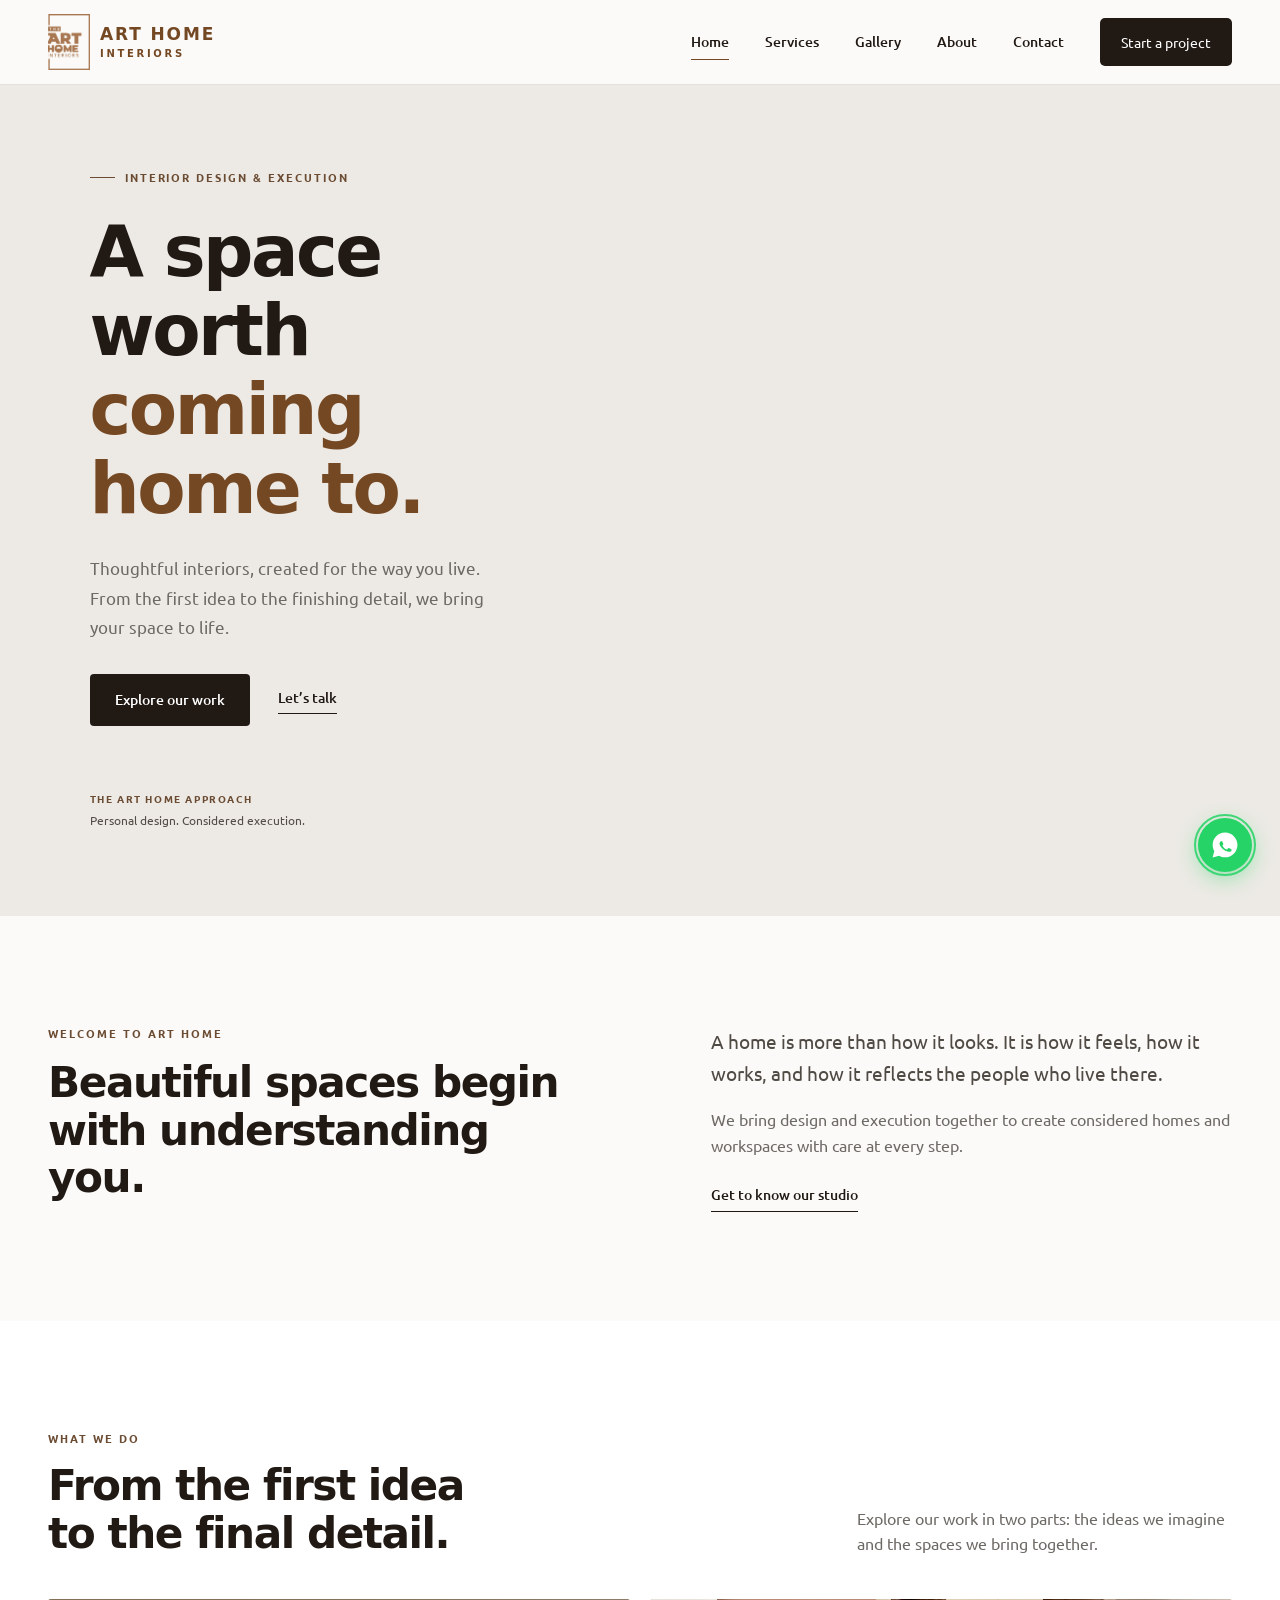
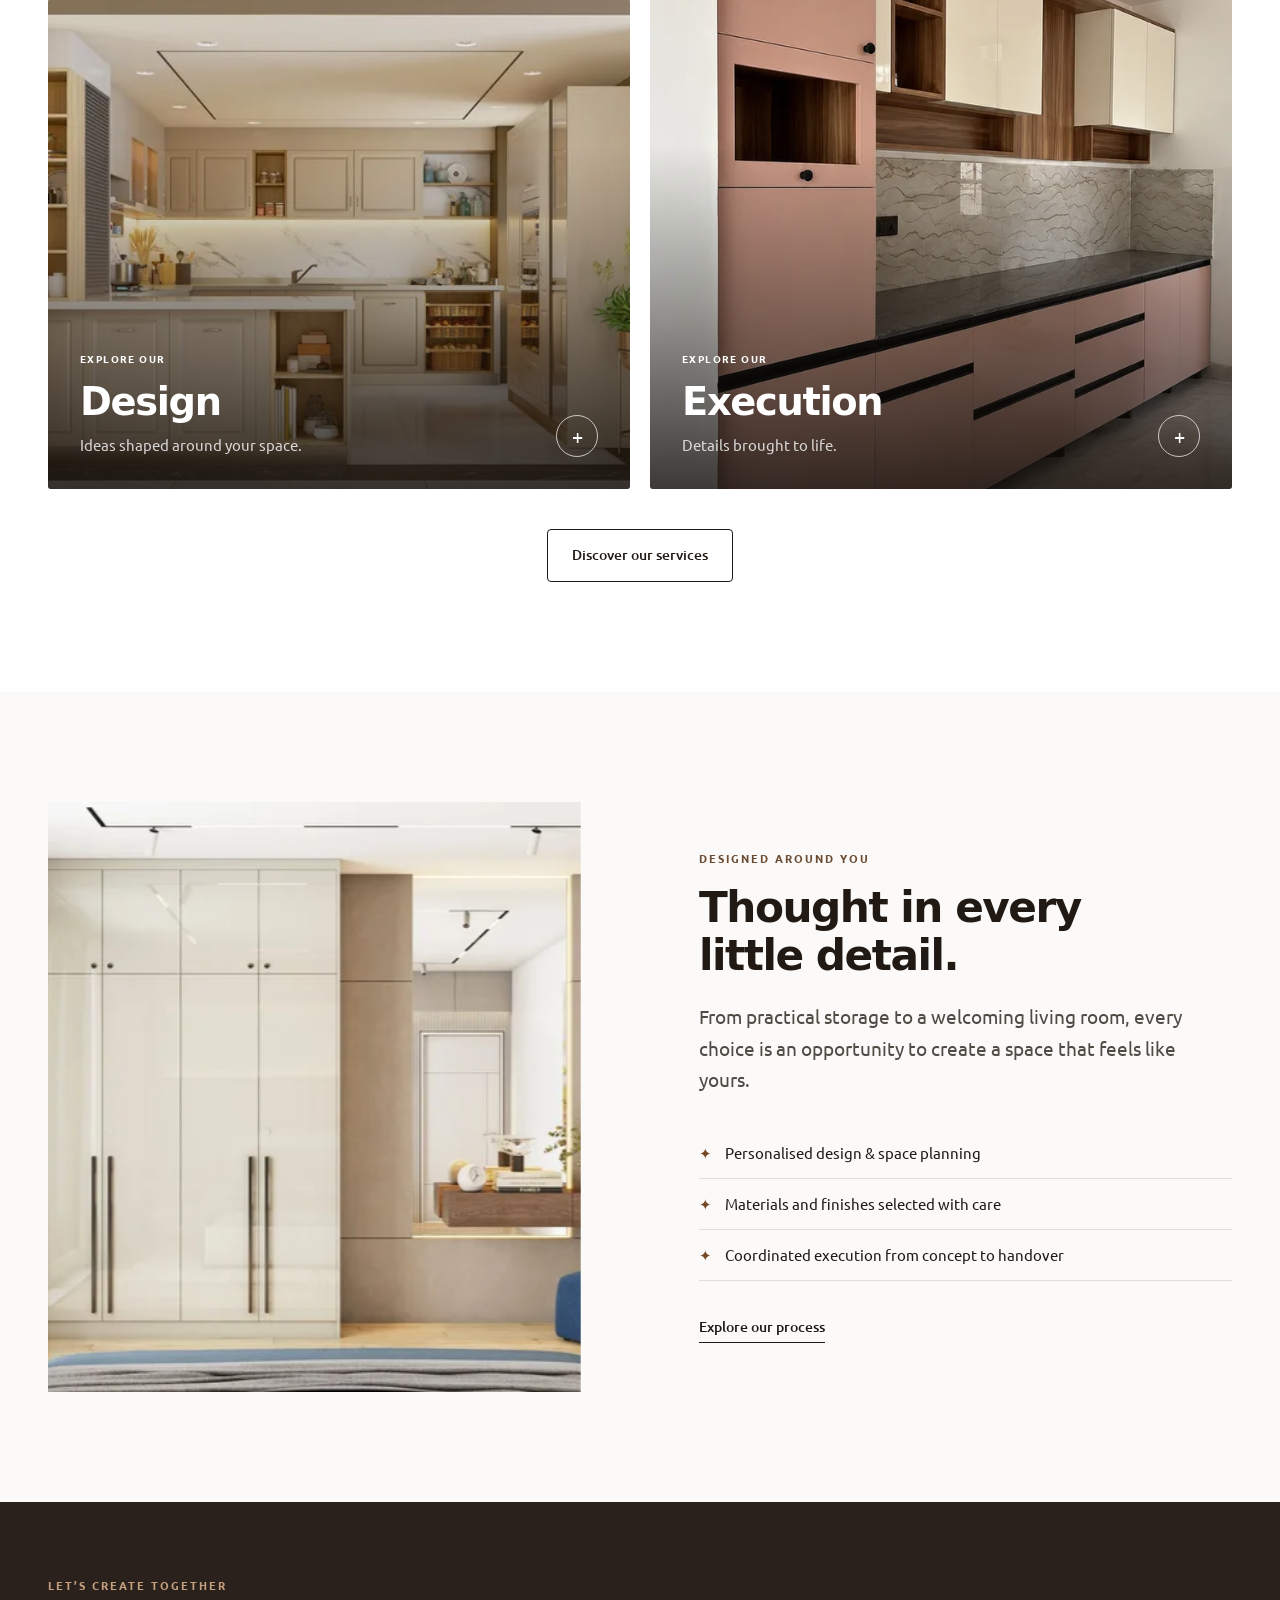
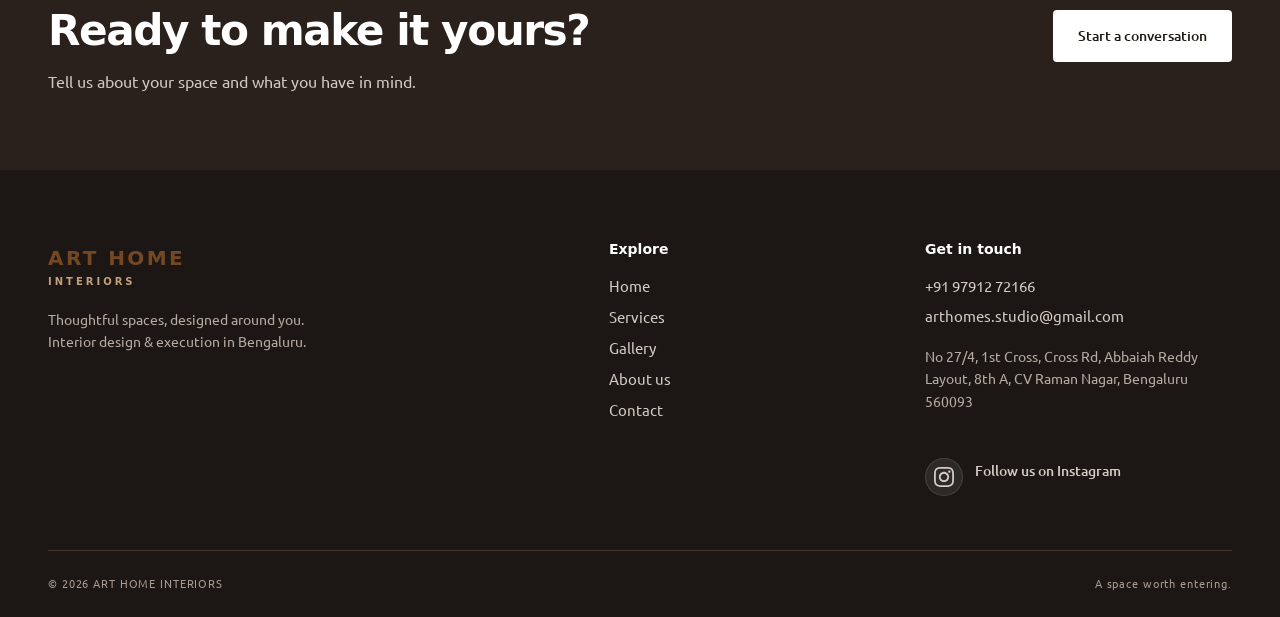
<file: index.html>
<!doctype html><html lang="en"><head><meta charset="utf-8"><meta name="viewport" content="width=device-width,initial-scale=1"><link rel="preload" as="image" href="/assets/design/partition-17-mobile.webp" media="(max-width: 600px)" type="image/webp" fetchpriority="high"><link rel="preload" as="image" href="/assets/design/partition-17.webp" media="(min-width: 601px)" type="image/webp" fetchpriority="high"><base href="/"><link rel="icon" href="/favicon.ico" type="image/x-icon"><title>ART HOME Interiors | Interior Design &amp; Execution in Bengaluru</title><meta name="description" content="Thoughtful interior design and execution for homes and workspaces in Bengaluru."><link rel="preconnect" href="https://fonts.googleapis.com"><link rel="preconnect" href="https://fonts.gstatic.com" crossorigin><link rel="stylesheet" href="https://fonts.googleapis.com/css2?family=Google+Sans:wght@400;500;600;700&amp;family=Ubuntu:wght@400;500;700&amp;display=swap" media="print" onload="this.media='all'"><noscript><link rel="stylesheet" href="https://fonts.googleapis.com/css2?family=Google+Sans:wght@400;500;600;700&amp;family=Ubuntu:wght@400;500;700&amp;display=swap"></noscript><style>:root{--ink:#211914;--muted:#6d6965;--paper:#fbfaf8;--stone:#f2f0ec;--line:#e2ddd5;--accent:#754824;--heading:'Google Sans',system-ui,-apple-system,sans-serif;--body:'Ubuntu',system-ui,-apple-system,sans-serif}*{box-sizing:border-box}html{scroll-behavior:smooth;overflow-x:hidden;width:100%;max-width:100%}body{margin:0;background:var(--paper);color:var(--ink);font-family:var(--body);font-size:16px;line-height:1.6;overflow-x:hidden;width:100%;max-width:100%;position:relative}body:has(dialog[open]){overflow:hidden}a{color:inherit;text-decoration:none}button,input,select,textarea{font:inherit}button{cursor:pointer}img{display:block;max-width:100%}h1,h2,h3,h4,p{margin:0}h1,h2,h3,h4{font-family:var(--heading);font-weight:600;letter-spacing:-.035em;line-height:1.12}h1{font-size:clamp(3rem,5.5vw,5.8rem)}h2{font-size:clamp(2.2rem,3.3vw,3.65rem)}h3{font-size:1.3rem}p{color:var(--muted)}.wrap{width:min(1280px,calc(100% - 96px));margin-inline:auto}.section{padding:110px 0}.section-tight{padding:25px 0 110px}.skip{position:absolute;z-index:100;left:10px;top:-100px;background:#fff;padding:10px}.skip:focus{top:10px}.site-header{position:sticky;top:0;background:rgba(251,250,248,.97);z-index:30;border-bottom:1px solid rgba(33,25,20,.1);backdrop-filter:blur(12px)}.header-inner{height:84px;display:flex;align-items:center;justify-content:space-between;gap:35px}.brand{display:flex;align-items:center;gap:10px;flex-shrink:0}.brand img{width:42px;height:57px;object-fit:contain}.brand-word{font-family:var(--heading);font-size:17px;font-weight:700;letter-spacing:.11em;line-height:1.1;color:var(--accent)}.brand-word small{display:block;color:var(--accent);font-size:10px;letter-spacing:.27em;margin-top:5px}.primary-nav{display:flex;align-items:center;gap:36px}.primary-nav>a:not(.nav-cta){font-size:14px;font-weight:500;position:relative;padding:7px 0}.primary-nav>a:not(.nav-cta)::after{content:'';height:1px;position:absolute;bottom:0;left:0;right:100%;background:var(--accent);transition:right .25s}.primary-nav>a:hover::after,.primary-nav>a[aria-current]::after{right:0}.nav-cta{background:var(--ink);color:white;padding:13px 21px;border-radius:5px;font-size:14px}.menu-toggle{display:none;background:none;border:0;padding:12px}.menu-toggle span{display:block;width:25px;height:2px;background:var(--ink);margin:6px 0}.hero{display:grid;grid-template-columns:minmax(0,.9fr) minmax(0,1.1fr);min-height:min(700px,calc(100vh - 84px));background:#edeae5}.hero-copy{display:flex;flex-direction:column;justify-content:center;padding:85px clamp(36px,7vw,110px);position:relative}.eyebrow,.kicker{font-size:11px;font-weight:700;letter-spacing:.18em;color:#6b4b32;line-height:1.4}.eyebrow{display:flex;align-items:center;gap:10px}.eyebrow span{width:25px;height:1px;background:#6b4b32}.hero h1{margin:28px 0 24px;max-width:650px}.hero h1 em,.page-intro h1 em{font-style:normal;color:#754824}.hero-copy>p{font-size:17px;max-width:480px;line-height:1.75}.actions{display:flex;align-items:center;gap:28px;margin-top:32px;flex-wrap:wrap}.btn{display:inline-flex;align-items:center;justify-content:center;min-height:52px;padding:14px 24px;border:1px solid transparent;border-radius:4px;font-size:14px;font-weight:500;transition:background .2s,color .2s,transform .2s}.btn:hover{transform:translateY(-2px)}.btn-dark{background:var(--ink);color:#fff}.btn-dark:hover{background:#5a4031}.btn-light{background:#fff;color:var(--ink)}.btn-outline{border-color:var(--ink);background:transparent}.btn-outline:hover{background:var(--ink);color:white}.text-link,.underline-link{font-size:14px;font-weight:500;border:0;background:transparent;border-bottom:1px solid currentColor;padding:0 0 4px;display:inline-block;color:var(--ink)}.text-link span{padding-left:5px}.hero-note{display:flex;flex-direction:column;gap:4px;margin-top:65px;font-size:12px;color:#544d47}.hero-note strong{font-size:10px;letter-spacing:.16em;color:#6b4b32}.hero-photo{position:relative;min-height:620px;overflow:hidden}.hero-photo>img,.hero-photo picture,.hero-photo picture img{width:100%;height:100%;position:absolute;inset:0;object-fit:cover}.photo-caption{position:absolute;bottom:24px;right:28px;background:rgba(255,255,255,.92);padding:12px 18px;font-size:10px;font-weight:700;letter-spacing:.12em}.photo-caption span{display:block;color:#544d47;margin-top:4px}.intro{display:grid;grid-template-columns:1fr 1fr;gap:12%;align-items:start}.intro h2{max-width:600px;margin-top:18px}.intro p+p{margin-top:18px}.intro .underline-link{margin-top:26px}.lead{font-size:clamp(17px,1.45vw,20px);line-height:1.7;color:#504a45}.services-preview{background:#fff}.section-head{display:flex;align-items:end;justify-content:space-between;gap:50px;margin-bottom:42px}.section-head h2{margin-top:16px}.section-head>p{max-width:375px;font-size:16px}.feature-grid{display:grid;grid-template-columns:repeat(2,minmax(0,1fr));gap:20px}.feature-card{position:relative;min-height:490px;overflow:hidden;background:#d0c7be;color:white;border-radius:3px}.feature-card:after{content:'';position:absolute;inset:0;background:linear-gradient(0deg,rgba(17,13,10,.8),rgba(17,13,10,.02) 70%)}.feature-card>img{position:absolute;width:100%;height:100%;object-fit:cover;transition:transform .6s ease}.feature-card:hover>img{transform:scale(1.045)}.feature-label{position:absolute;z-index:1;bottom:0;left:0;right:0;padding:32px;display:flex;justify-content:space-between;align-items:end;gap:15px}.feature-label>div>span{font-size:10px;letter-spacing:.14em;font-weight:700}.feature-label h3,.feature-label h2{font-size:clamp(2rem,3vw,3rem);margin:10px 0}.feature-label p{font-size:15px;color:rgba(255,255,255,.8)}.round-arrow{width:42px;height:42px;border:1px solid rgba(255,255,255,.7);border-radius:50%;display:grid;place-items:center;font-size:20px}.center-action{text-align:center;margin-top:40px}.details{display:grid;grid-template-columns:1fr 1fr;gap:10%;align-items:center}.detail-image img{height:590px;width:100%;object-fit:cover}.detail-copy h2{margin:18px 0 22px}.detail-copy .lead{max-width:490px}.simple-list{margin:32px 0;padding:0;list-style:none}.simple-list li{padding:13px 0;border-bottom:1px solid var(--line);font-size:15px}.simple-list li:before{content:'✦';color:var(--accent);margin-right:13px}.cta-band{background:#2b211c;color:#fff;padding:76px 0}.cta-inner{display:flex;justify-content:space-between;align-items:center;gap:30px}.cta-inner .kicker{color:#c4a080}.cta-inner h2{margin:14px 0}.cta-inner p:not(.kicker){color:#d3c9c2}.footer{background:#1c1714;color:white;padding:72px 0 24px}.footer-grid{display:grid;grid-template-columns:2fr 1fr 1.25fr;gap:70px}.footer-brand{font-family:var(--heading);font-size:20px;font-weight:700;letter-spacing:.12em;color:var(--accent)}.footer-brand span{display:block;font-size:10px;letter-spacing:.3em;color:#c3a07e}.footer p{color:#b7aba3;font-size:14px;max-width:360px;margin:18px 0}.footer h3{font-size:14px;letter-spacing:0;margin:0 0 16px}.footer-grid>div>a:not(.footer-brand){display:block;color:#d5cbc4;margin:7px 0;font-size:14px}.footer-bottom{display:flex;justify-content:space-between;border-top:1px solid #46372e;margin-top:54px;padding-top:24px;color:#a99b92;font-size:11px;letter-spacing:.08em}.page-intro{padding:100px 0 55px}.page-intro h1{margin:20px 0 24px}.page-intro .lead{max-width:770px}.service-choice .feature-card{min-height:520px}.service-summary{display:grid;grid-template-columns:1fr 1fr;gap:12%;border-top:1px solid var(--line)}.service-summary h2{margin-top:18px}.service-list article{padding:20px 0 26px;border-bottom:1px solid var(--line)}.service-list article:first-child{padding-top:0}.service-list h3{font-size:1.5rem;margin-bottom:10px}.process{background:#efede9}.process-grid{display:grid;grid-template-columns:repeat(3,1fr);gap:1px;background:#d8d2ca;border:1px solid #d8d2ca}.process-grid article{background:#f8f6f2;min-height:180px;padding:25px}.process-grid span{font-family:var(--heading);color:#754824;font-size:12px}.process-grid h3{margin:26px 0 10px;font-size:17px}.process-grid p{font-size:14px}.gallery-intro{padding-bottom:40px}.gallery-tabs{display:flex;gap:8px;border-bottom:1px solid var(--line);margin-bottom:55px;overflow-x:auto}.gallery-tabs a{white-space:nowrap;padding:15px 22px;border-bottom:2px solid transparent;color:var(--muted);font-weight:500;font-size:15px}.gallery-tabs a.active{color:var(--ink);border-color:var(--ink)}.gallery-top{display:flex;justify-content:space-between;gap:30px;align-items:end;margin-bottom:35px}.gallery-top h2{font-size:clamp(2rem,3vw,3rem);margin:10px 0}.gallery-top p{max-width:600px}.gallery-top .count{font-size:13px;color:#897c71;white-space:nowrap}.category-grid{display:grid;grid-template-columns:repeat(3,1fr);gap:18px;margin-bottom:55px}.category-card{position:relative;padding:0;border:0;background:#ddd;text-align:left;min-height:210px;border-radius:3px;overflow:hidden;color:#fff}.category-card img{position:absolute;width:100%;height:100%;inset:0;object-fit:cover;transition:transform .5s}.category-card:hover img{transform:scale(1.04)}.category-card:after{content:'';position:absolute;inset:0;background:linear-gradient(0deg,rgba(20,15,12,.75),transparent 75%)}.category-card span{position:absolute;z-index:1;bottom:19px;left:20px;font-family:var(--heading);font-weight:600;font-size:19px;line-height:1.2}.category-card.selected{outline:3px solid var(--accent);outline-offset:2px}.filter-row{display:flex;align-items:center;gap:10px;flex-wrap:wrap;margin-bottom:27px}.filter-row button{background:transparent;border:1px solid #d6cfc7;border-radius:100px;padding:8px 14px;font-size:13px;color:#5f5751}.filter-row button.active,.filter-row button:hover{background:var(--ink);color:#fff;border-color:var(--ink)}.gallery-grid{display:grid;grid-template-columns:repeat(3,minmax(0,1fr));gap:22px}.photo-card{padding:0;border:0;background:transparent;text-align:left;color:var(--ink);min-width:0}.photo-card .image-wrap{height:270px;overflow:hidden;background:#ded8d0}.photo-card img{width:100%;height:100%;object-fit:cover;transition:transform .5s}.photo-card:hover img{transform:scale(1.05)}.photo-card p{font-size:14px;color:#4e4742;padding:12px 0 8px}.gallery-results-head{display:flex;justify-content:space-between;align-items:center;gap:20px;margin:0 0 26px}.gallery-results-head h3{font-size:1.45rem}.gallery-results-head span{color:var(--muted);font-size:13px}.lightbox,.referral-dialog{border:0;padding:0;background:transparent;max-width:none;max-height:none}.lightbox::backdrop,.referral-dialog::backdrop{background:rgba(19,14,12,.82)}.lightbox-shell{height:90vh;width:min(1180px,92vw);display:grid;grid-template-columns:48px minmax(0,1fr) 48px;grid-template-rows:minmax(0,1fr) auto;align-items:center;position:relative;gap:12px}.lightbox-shell img{grid-column:2;grid-row:1;max-height:80vh;max-width:100%;width:auto;height:auto;object-fit:contain;justify-self:center}.lightbox-shell p{grid-column:1/4;text-align:center;color:white;font-size:14px}.lightbox-shell button,.dialog-close{background:#fff;border:0;border-radius:50%;width:42px;height:42px;font-size:26px;line-height:1}.lightbox-prev{grid-column:1;grid-row:1}.lightbox-next{grid-column:3;grid-row:1}.lightbox-close{position:absolute;right:0;top:0;z-index:2}.before-nav{display:flex;gap:10px;flex-wrap:wrap;margin:0 0 20px}.before-nav button{padding:10px 15px;background:#fff;border:1px solid var(--line);border-radius:3px}.before-nav button.active{background:var(--ink);border-color:var(--ink);color:#fff}.compare{position:relative;aspect-ratio:16/8;overflow:hidden;--split:50%;background:#ddd}.compare img{position:absolute;inset:0;width:100%;height:100%;object-fit:cover}.compare .compare-before{clip-path:inset(0 calc(100% - var(--split)) 0 0)}.compare:after{content:'';position:absolute;top:0;bottom:0;left:var(--split);width:2px;background:white;pointer-events:none}.compare-label{position:absolute;top:18px;z-index:1;background:#fff;padding:7px 12px;font-size:12px;font-weight:700}.compare-label.before{left:18px}.compare-label.after{right:18px}.compare-controls{display:flex;gap:16px;align-items:center;margin:18px 0}.compare-controls input{width:min(500px,100%);accent-color:#201714}.compare-controls label{font-size:14px}.about-image img{height:560px;width:100%;object-fit:cover}.principles{display:grid;grid-template-columns:repeat(3,1fr);gap:35px}.principles article{border-top:1px solid #b9ada2;padding-top:25px}.principles h3{margin-bottom:15px}.contact-grid{display:grid;grid-template-columns:.8fr 1fr;gap:12%}.contact-info h2,.contact-form-card h2{font-size:2.4rem;margin:14px 0 16px}.contact-info>div:first-child>p:last-child{max-width:420px}.contact-detail{border-top:1px solid var(--line);padding:22px 0}.contact-detail:first-of-type{margin-top:30px}.contact-detail span{display:block;font-size:11px;letter-spacing:.14em;font-weight:700;color:#6b4b32;margin-bottom:8px}.contact-detail a:not(.underline-link){font-size:17px;color:var(--ink)}.contact-detail p{font-size:15px}.contact-detail .underline-link{margin-top:10px}.contact-form-card{background:#fff;padding:42px;border:1px solid var(--line)}.contact-form-card>p:not(.kicker){margin-bottom:25px}form{display:grid;gap:18px}form label{display:grid;gap:7px;font-size:14px;font-weight:500}form label span{color:#544d47;font-weight:400}input,select,textarea{width:100%;min-width:0;background:#fcfbfa;color:var(--ink);border:1px solid #dcd6ce;border-radius:3px;padding:13px;font-size:15px}input:focus,select:focus,textarea:focus{outline:2px solid #b88c69;outline-offset:1px}textarea{resize:vertical}.full{width:100%}.referral-section{background:#f1eeea}.referral-card{display:grid;grid-template-columns:1fr 280px;align-items:center;gap:50px;background:#fff;padding:50px}.referral-card h2{margin:15px 0}.referral-card p:not(.kicker){max-width:560px}.ref-text{margin-top:22px}.referral-image{border:0;padding:0;background:#fff;max-width:280px;justify-self:end}.referral-image img{width:100%;border-radius:4px}.referral-dialog{width:min(92vw,520px);max-height:calc(100dvh - 32px);overflow-y:auto;border-radius:5px;background:#fff}.dialog-inner{position:relative;padding:42px}.dialog-inner h2{font-size:2.25rem;margin:15px 0}.dialog-inner p:not(.kicker){margin-bottom:24px}.dialog-close{position:absolute;top:14px;right:14px;border:1px solid var(--line)}.loading{padding:45px 0}@media(max-width:1000px){.wrap{width:min(100% - 64px,1280px)}.primary-nav{gap:20px}.hero-copy{padding:55px 40px}.hero-photo{min-height:570px}.hero h1{font-size:clamp(3rem,5.5vw,4.3rem)}.feature-card{min-height:390px}.process-grid{grid-template-columns:repeat(2,1fr)}.contact-grid{gap:7%}}@media(max-width:760px){.wrap{width:calc(100% - 40px)}.section{padding:70px 0}.section-tight{padding:12px 0 70px}.header-inner{height:74px}.brand img{width:37px;height:51px}.brand-word{font-size:15px}.menu-toggle{display:block}.primary-nav{display:none;position:absolute;top:74px;left:0;right:0;background:#fbfaf8;border-top:1px solid var(--line);box-shadow:0 18px 25px rgba(0,0,0,.08);padding:15px 20px 24px;align-items:stretch;gap:0;flex-direction:column;max-height:calc(100dvh - 74px);overflow-y:auto}.primary-nav.open{display:flex}.primary-nav>a:not(.nav-cta){padding:14px 0;border-bottom:1px solid var(--line);font-size:15px}.primary-nav>a:not(.nav-cta)::after{display:none}.nav-cta{text-align:center;margin-top:15px}.hero{grid-template-columns:1fr}.hero-copy{padding:60px 20px 50px}.hero-copy>p{font-size:16px}.hero h1{font-size:clamp(2.8rem,10vw,4rem);margin:24px 0 20px}.hero-note{margin-top:38px}.hero-photo{min-height:430px}.photo-caption{right:15px;bottom:15px}.intro,.details,.service-summary,.contact-grid{grid-template-columns:1fr;gap:35px}.intro h2{margin-top:12px}.section-head,.cta-inner,.gallery-top{display:block}.section-head>p{margin-top:18px}.feature-grid{grid-template-columns:1fr;gap:14px}.feature-card,.service-choice .feature-card{min-height:360px}.feature-label{padding:24px}.details{gap:35px}.detail-image img{height:400px}.cta-inner .btn{margin-top:25px}.footer-grid{grid-template-columns:1fr 1fr;gap:40px}.footer-grid>div:first-child{grid-column:1/3}.footer-bottom{gap:20px;flex-wrap:wrap}.page-intro{padding:66px 0 35px}.page-intro h1{font-size:clamp(2.7rem,10vw,4rem)}.service-summary{gap:30px}.process-grid{grid-template-columns:repeat(2,1fr)}.process-grid article{min-height:155px;padding:20px}.process-grid h3{margin-top:20px}.category-grid{grid-template-columns:repeat(2,1fr);gap:12px}.category-card{min-height:170px}.category-card span{font-size:16px;left:15px;bottom:16px}.gallery-grid{grid-template-columns:repeat(2,1fr);gap:12px}.photo-card .image-wrap{height:190px}.gallery-top .count{display:block;margin-top:10px}.gallery-tabs{margin-bottom:40px}.gallery-tabs a{padding:12px 15px}.gallery-results-head{margin-bottom:20px}.lightbox-shell{width:96vw;grid-template-columns:35px minmax(0,1fr) 35px;gap:2px}.lightbox-shell button{width:34px;height:34px;font-size:22px}.compare{aspect-ratio:4/3}.about-image img{height:370px}.principles{grid-template-columns:1fr;gap:30px}.contact-form-card{padding:25px}.referral-card{padding:26px;grid-template-columns:1fr;gap:25px}.referral-image{justify-self:start;width:210px}.dialog-inner{padding:30px 24px}.contact-heading{padding-bottom:35px}}@media(max-width:380px){.gallery-grid{grid-template-columns:1fr}.photo-card .image-wrap{height:240px}.category-card{min-height:140px}.process-grid{grid-template-columns:1fr}}@media(prefers-reduced-motion:reduce){*,*::before,*::after{scroll-behavior:auto!important;transition:none!important}}#gallery-results{scroll-margin-top:105px}.contact-heading{display:grid;grid-template-columns:1fr 1.05fr;gap:clamp(32px,4.5vw,56px);align-items:center;padding-bottom:40px}.contact-heading-left h1{margin:18px 0 20px}.contact-info-compact{background:#fff;border:1px solid var(--line);border-radius:6px;padding:26px 28px;box-shadow:0 4px 20px rgba(33,25,20,0.03)}.contact-compact-head{margin-bottom:16px;padding-bottom:12px;border-bottom:1px solid var(--line)}.contact-compact-head h2{font-size:1.45rem;margin:4px 0 6px;color:var(--ink)}.contact-compact-sub{font-size:13px;color:var(--muted);line-height:1.5;margin:0}.contact-compact-grid{display:grid;grid-template-columns:1fr 1fr;gap:14px 22px}.contact-compact-item span{display:block;font-size:10px;font-weight:700;letter-spacing:.14em;color:#6b4b32;margin-bottom:4px}.contact-compact-item a:not(.underline-link),.contact-compact-item p{font-size:14px;color:var(--ink);line-height:1.4;margin:0}.contact-compact-item small{color:var(--muted);font-size:11.5px}.contact-compact-item a:not(.underline-link):hover{color:var(--accent)}.contact-compact-item .underline-link{font-size:12.5px;margin-top:4px;display:inline-block}.contact-form-section{max-width:840px;margin-inline:auto}.contact-action-grid{display:grid;grid-template-columns:1fr 1.12fr;gap:36px;align-items:stretch}.referral-card-side{background:#fff;border:1px solid var(--line);border-radius:4px;overflow:hidden;display:flex;flex-direction:column;justify-content:space-between}.referral-side-content{padding:36px 36px 24px;display:flex;flex-direction:column;justify-content:space-between;flex-grow:1;gap:20px}.referral-side-content h2{font-size:1.95rem;margin:10px 0 12px;line-height:1.2}.referral-side-content p:not(.kicker){font-size:14.5px;color:var(--muted);line-height:1.55}.referral-cover-btn{display:block;width:100%;border:0;border-top:1px solid var(--line);padding:20px 20px 10px;background:#f8f6f2;cursor:pointer;position:relative;text-align:center;margin-top:auto}.referral-cover-img{width:100%;max-height:300px;object-fit:contain;margin:0 auto;transition:transform .3s ease;display:block}.referral-cover-btn:hover .referral-cover-img{transform:scale(1.03)}.contact-form-card{border-radius:4px}.contact-form-card form{display:grid;grid-template-columns:1fr 1fr;gap:18px}.contact-form-card form label.full,.contact-form-card form button.full{grid-column:1/-1}@media(max-width:880px){.contact-heading{grid-template-columns:1fr;gap:36px}.contact-action-grid{grid-template-columns:1fr;gap:32px}.contact-form-card form{grid-template-columns:1fr}}.studio-map-panoramic-section{width:100%;margin-top:45px;position:relative;overflow:hidden;border-top:1px solid var(--line);border-bottom:1px solid var(--line);background:#edeae5}.google-map-panoramic-strip{position:relative;width:100%;height:380px;min-height:340px;overflow:hidden;background:#edeae5}.gmap-panoramic-iframe{width:100%;height:100%;border:0;display:block}.google-map-panoramic-strip .gmap-floating-card{position:absolute;top:18px;left:clamp(16px, 4vw, 42px);z-index:10;background:rgba(255, 255, 255, 0.96);backdrop-filter:blur(10px);-webkit-backdrop-filter:blur(10px);border:1px solid var(--line);border-radius:8px;box-shadow:0 8px 24px rgba(0, 0, 0, 0.12);padding:14px 18px;max-width:320px;text-align:left}.google-map-panoramic-strip .gmap-card-title{font-family:var(--heading);font-size:15px;font-weight:700;color:var(--ink);margin:0 0 4px 0}.google-map-panoramic-strip .gmap-card-address{font-size:12px;color:var(--muted);line-height:1.4;margin:0 0 8px 0}.google-map-panoramic-strip .gmap-card-rating{display:flex;align-items:center;gap:5px;font-size:12px;margin-bottom:12px}.google-map-panoramic-strip .gmap-rating-num{font-weight:700;color:var(--ink)}.google-map-panoramic-strip .gmap-rating-star{color:#e37400;font-size:13px}.google-map-panoramic-strip .gmap-rating-count{color:var(--accent);text-decoration:none;font-size:11.5px}.google-map-panoramic-strip .gmap-rating-count:hover{text-decoration:underline}.google-map-panoramic-strip .gmap-card-footer{display:flex;align-items:center;gap:8px}.google-map-panoramic-strip .gmap-btn-open{background:var(--ink);color:#ffffff !important;font-size:12px;font-weight:600;padding:8px 16px;border-radius:5px;text-decoration:none;display:inline-flex;align-items:center;gap:6px;transition:background 0.2s ease, transform 0.2s ease}.google-map-panoramic-strip .gmap-btn-open:hover{background:#5a4031;transform:translateY(-1px)}.google-map-panoramic-strip .gmap-btn-directions{background:var(--accent);color:#ffffff !important;width:32px;height:32px;border-radius:5px;display:inline-flex;align-items:center;justify-content:center;text-decoration:none;transition:background 0.2s ease, transform 0.2s ease}.google-map-panoramic-strip .gmap-btn-directions:hover{background:#8e623d;transform:translateY(-1px)}@media (max-width:768px){.studio-map-panoramic-section{margin-top:30px}.google-map-panoramic-strip{display:flex;flex-direction:column;height:auto;min-height:unset}.google-map-panoramic-strip .gmap-floating-card{position:static;max-width:100%;border-radius:0;box-shadow:none;border:none;border-bottom:1px solid var(--line);padding:16px 20px;background:#ffffff}.google-map-panoramic-strip .gmap-panoramic-iframe{height:380px;min-height:360px;width:100%}}@keyframes fadeUp{0%{opacity:0;transform:translateY(32px)}100%{opacity:1;transform:translateY(0)}}@keyframes fadeLeft{0%{opacity:0;transform:translateX(-38px)}100%{opacity:1;transform:translateX(0)}}@keyframes fadeRight{0%{opacity:0;transform:translateX(38px)}100%{opacity:1;transform:translateX(0)}}@keyframes heroImgScale{0%{opacity:0;transform:scale(1.08)}100%{opacity:1;transform:scale(1)}}.fade-up, .fade-left, .fade-right, .fade-scale{opacity:0;will-change:opacity, transform, filter;transition:opacity 0.8s cubic-bezier(0.16, 1, 0.3, 1), transform 0.8s cubic-bezier(0.16, 1, 0.3, 1), filter 0.8s cubic-bezier(0.16, 1, 0.3, 1)}.fade-up{transform:translateY(32px)}.fade-left{transform:translateX(-38px)}.fade-right{transform:translateX(38px)}.fade-scale{transform:scale(0.92) translateY(20px)}.fade-up.is-visible, .fade-left.is-visible, .fade-right.is-visible, .fade-scale.is-visible{opacity:1;transform:none}.hero-copy > *{opacity:1}.hero-copy .eyebrow{animation-delay:0.08s}.hero-copy h1{animation-delay:0.2s}.hero-copy p{animation-delay:0.32s}.hero-copy .actions{animation-delay:0.44s}.hero-copy .hero-note{animation-delay:0.56s}.hero-photo img{opacity:1}.page-intro .kicker{opacity:0;animation:fadeUp 0.6s cubic-bezier(0.16, 1, 0.3, 1) forwards 0.05s}.page-intro h1{opacity:0;animation:fadeUp 0.75s cubic-bezier(0.16, 1, 0.3, 1) forwards 0.15s}.page-intro .lead{opacity:0;animation:fadeUp 0.8s cubic-bezier(0.16, 1, 0.3, 1) forwards 0.25s}.gallery-grid .photo-card{animation:fadeUp 0.65s cubic-bezier(0.16, 1, 0.3, 1) both}.gallery-grid .photo-card:nth-child(1){animation-delay:0.03s}.gallery-grid .photo-card:nth-child(2){animation-delay:0.06s}.gallery-grid .photo-card:nth-child(3){animation-delay:0.09s}.gallery-grid .photo-card:nth-child(4){animation-delay:0.12s}.gallery-grid .photo-card:nth-child(5){animation-delay:0.15s}.gallery-grid .photo-card:nth-child(6){animation-delay:0.18s}.gallery-grid .photo-card:nth-child(7){animation-delay:0.21s}.gallery-grid .photo-card:nth-child(8){animation-delay:0.24s}.gallery-grid .photo-card:nth-child(9){animation-delay:0.27s}.gallery-grid .photo-card:nth-child(10){animation-delay:0.30s}.gallery-grid .photo-card:nth-child(11){animation-delay:0.33s}.gallery-grid .photo-card:nth-child(12){animation-delay:0.36s}.category-grid .category-card{animation:fadeUp 0.55s cubic-bezier(0.16, 1, 0.3, 1) both}.category-grid .category-card:nth-child(1){animation-delay:0.04s}.category-grid .category-card:nth-child(2){animation-delay:0.08s}.category-grid .category-card:nth-child(3){animation-delay:0.12s}.category-grid .category-card:nth-child(4){animation-delay:0.16s}.category-grid .category-card:nth-child(5){animation-delay:0.20s}.category-grid .category-card:nth-child(6){animation-delay:0.24s}.photo-card{transition:transform 0.4s cubic-bezier(0.16, 1, 0.3, 1), box-shadow 0.4s ease}.photo-card:hover{transform:translateY(-6px);box-shadow:0 16px 36px rgba(33, 25, 20, 0.11)}.photo-card .image-wrap img{transition:transform 0.55s cubic-bezier(0.16, 1, 0.3, 1)}.photo-card:hover .image-wrap img{transform:scale(1.06)}.category-card{transition:transform 0.4s cubic-bezier(0.16, 1, 0.3, 1), box-shadow 0.4s ease, border-color 0.3s ease}.category-card:hover{transform:translateY(-5px);box-shadow:0 16px 32px rgba(33, 25, 20, 0.11)}.category-card img{transition:transform 0.55s cubic-bezier(0.16, 1, 0.3, 1)}.category-card:hover img{transform:scale(1.06)}.feature-card{transition:transform 0.45s cubic-bezier(0.16, 1, 0.3, 1), box-shadow 0.45s ease}.feature-card:hover{transform:translateY(-8px);box-shadow:0 24px 48px rgba(33, 25, 20, 0.13)}.feature-card img{transition:transform 0.65s cubic-bezier(0.16, 1, 0.3, 1)}.feature-card:hover img{transform:scale(1.05)}#process .process-grid{display:grid;grid-template-columns:repeat(3, 1fr);gap:16px;background:transparent !important;border:none !important}#process .process-grid article{background:#f8f6f2;min-height:200px;padding:0;display:grid;grid-template-columns:1fr 135px;overflow:hidden;position:relative;border:1px solid #1c1714;border-radius:4px;box-shadow:0 4px 14px rgba(33, 25, 20, 0.05);transition:transform 0.4s cubic-bezier(0.16, 1, 0.3, 1), background 0.35s ease, box-shadow 0.4s ease}#process .process-grid article:hover{transform:translateY(-5px);background:#ffffff;box-shadow:0 16px 32px rgba(33, 25, 20, 0.12);z-index:2}#process .process-card-content{padding:26px 20px 26px 26px;display:flex;flex-direction:column;justify-content:center}#process .process-card-content .process-num{font-family:var(--heading);color:#a77851;font-size:13px;font-weight:700;letter-spacing:.16em;margin-bottom:12px;display:block}#process .process-card-content h3{margin:0 0 8px;font-size:1.25rem;color:var(--ink);font-weight:600;letter-spacing:-0.02em}#process .process-card-content p{font-size:14px;color:var(--muted);line-height:1.55;margin:0}#process .process-card-photo{height:100%;width:100%;position:relative;overflow:hidden;background:#edeae5;border-left:1px solid #1c1714}#process .process-card-photo img{width:100%;height:100%;object-fit:cover;display:block;transition:transform 0.65s cubic-bezier(0.16, 1, 0.3, 1)}#process .process-grid article:hover .process-card-photo img{transform:scale(1.08)}@media (max-width:1100px){#process .process-grid article{grid-template-columns:1fr 115px}}@media (max-width:860px){#process .process-grid{grid-template-columns:repeat(2, 1fr) !important;gap:14px}#process .process-grid article{grid-template-columns:1fr 140px}}@media (max-width:580px){#process .process-grid{grid-template-columns:1fr !important;gap:12px}#process .process-grid article{grid-template-columns:1fr 125px}}@media (max-width:860px){.process-grid{grid-template-columns:repeat(2, 1fr)}}@media (max-width:580px){.process-grid{grid-template-columns:1fr}}.contact-info-compact, .contact-form-card, .referral-card-side{transition:transform 0.45s cubic-bezier(0.16, 1, 0.3, 1), box-shadow 0.45s ease}.contact-info-compact:hover, .contact-form-card:hover, .referral-card-side:hover{box-shadow:0 16px 40px rgba(33, 25, 20, 0.08)}.btn{position:relative;overflow:hidden;transition:transform 0.25s cubic-bezier(0.16, 1, 0.3, 1), background 0.25s ease, box-shadow 0.25s ease}.btn::after{content:'';position:absolute;top:0;left:-120%;width:60%;height:100%;background:linear-gradient(90deg, transparent, rgba(255, 255, 255, 0.2), transparent);transform:skewX(-20deg);transition:left 0.75s ease}.btn:hover::after{left:200%}.btn:hover{transform:translateY(-2px);box-shadow:0 8px 22px rgba(33, 25, 20, 0.16)}.btn:active{transform:translateY(0) scale(0.98)}.round-arrow{transition:transform 0.3s cubic-bezier(0.16, 1, 0.3, 1), background 0.3s ease}.feature-card:hover .round-arrow{transform:rotate(45deg) scale(1.1);background:var(--ink);color:#fff}.underline-link{transition:color 0.25s ease, transform 0.25s ease}.underline-link:hover{color:var(--accent);transform:translateX(4px)}.site-header{transition:box-shadow 0.35s ease, background 0.35s ease, border-color 0.35s ease}.site-header.header-elevated{background:rgba(251, 250, 248, 0.98);box-shadow:0 8px 30px rgba(33, 25, 20, 0.08);border-bottom-color:rgba(33, 25, 20, 0.15)}.floating-wa-btn{position:fixed;bottom:28px;right:28px;width:54px;height:54px;border-radius:50%;background:#25D366;color:#ffffff !important;display:flex;align-items:center;justify-content:center;box-shadow:0 6px 22px rgba(37, 211, 102, 0.45);z-index:99;transition:transform 0.3s cubic-bezier(0.16, 1, 0.3, 1), box-shadow 0.3s ease;animation:floatWa 3s ease-in-out infinite;text-decoration:none}.floating-wa-btn svg{width:30px;height:30px}.floating-wa-btn:hover{transform:scale(1.12) translateY(-4px);box-shadow:0 12px 30px rgba(37, 211, 102, 0.6);animation-play-state:paused}.floating-wa-btn::before{content:'';position:absolute;inset:-4px;border-radius:50%;border:2px solid #25D366;opacity:0.85;animation:pulseWaRing 2.2s cubic-bezier(0.16, 1, 0.3, 1) infinite;pointer-events:none}@keyframes floatWa{0%, 100%{transform:translateY(0)}50%{transform:translateY(-5px)}}@keyframes pulseWaRing{0%{transform:scale(0.95);opacity:0.9}60%{transform:scale(1.3);opacity:0}100%{transform:scale(1.3);opacity:0}}.wa-tooltip{position:absolute;right:66px;background:var(--ink);color:#ffffff;padding:6px 12px;border-radius:4px;font-size:12px;font-weight:500;white-space:nowrap;pointer-events:none;opacity:0;transform:translateX(8px);transition:opacity 0.25s ease, transform 0.25s ease;box-shadow:0 4px 12px rgba(0,0,0,0.15)}.floating-wa-btn:hover .wa-tooltip{opacity:1;transform:translateX(0)}.form-success-box{background:#f3fbf3;border:2px solid #a4dfa7;border-radius:8px;padding:45px 28px;text-align:center;margin-top:15px;box-shadow:0 8px 30px rgba(46, 125, 50, 0.08);animation:fadeUp 0.55s cubic-bezier(0.16, 1, 0.3, 1) both}.big-green-tick-circle{width:84px;height:84px;margin:0 auto 20px;border-radius:50%;display:flex;align-items:center;justify-content:center;box-shadow:0 6px 24px rgba(46, 125, 50, 0.28);animation:tickPop 0.6s cubic-bezier(0.175, 0.885, 0.32, 1.275) both 0.1s}.big-green-tick-circle .tick-svg{width:84px;height:84px;display:block}.form-success-box .success-title{font-size:1.65rem;color:#1b5e20;margin:0 0 10px;font-weight:600;line-height:1.25}.form-success-box .success-desc{font-size:15.5px;color:#2e7d32;line-height:1.65;max-width:440px;margin:0 auto}@keyframes tickPop{0%{transform:scale(0.5);opacity:0}100%{transform:scale(1);opacity:1}}.footer-instagram{display:inline-flex !important;align-items:center;justify-content:center;width:38px;height:38px;border-radius:50%;background:rgba(255, 255, 255, 0.08);color:#d5cbc4 !important;margin-top:12px !important;border:1px solid rgba(255, 255, 255, 0.12);transition:all 0.35s cubic-bezier(0.16, 1, 0.3, 1);text-decoration:none}.footer-instagram svg{display:block;transition:transform 0.35s cubic-bezier(0.16, 1, 0.3, 1)}.footer-instagram:hover{background:radial-gradient(circle at 30% 107%, #fdf497 0%, #fdf497 5%, #fd5949 45%, #d6249f 60%, #285AEB 90%);color:#ffffff !important;border-color:transparent;transform:translateY(-3px) scale(1.08);box-shadow:0 8px 20px rgba(214, 36, 159, 0.35)}.footer-instagram:hover svg{transform:scale(1.08)}@media (max-width:768px){input, select, textarea{font-size:16px !important}.btn, .nav-cta{min-height:48px;touch-action:manipulation}.category-grid{grid-template-columns:repeat(2, 1fr) !important;gap:12px !important}.category-card{min-height:150px !important}.gallery-grid{grid-template-columns:repeat(2, minmax(0, 1fr)) !important;gap:14px !important}.photo-card .image-wrap{height:200px !important;border-radius:6px}.photo-card p{font-size:13px !important;line-height:1.4 !important;margin-top:6px}.filter-row{display:flex !important;overflow-x:auto !important;flex-wrap:nowrap !important;gap:8px !important;padding-bottom:8px !important;scrollbar-width:none;-webkit-overflow-scrolling:touch}.filter-row::-webkit-scrollbar{display:none}.filter-row button{flex-shrink:0 !important;white-space:nowrap !important;padding:8px 16px !important;font-size:13px !important}.floating-wa-btn{bottom:20px !important;right:20px !important;width:50px !important;height:50px !important}}@media (max-width:480px){.hero-photo{min-height:340px !important}.photo-card .image-wrap{height:170px !important}.google-map-panoramic-strip .gmap-panoramic-iframe{height:350px !important;min-height:320px !important}}.footer-links-grid{display:flex;flex-direction:column;gap:8px}.footer-links-grid a{display:inline-block;color:#d5cbc4;font-size:14.5px;transition:color 0.2s, transform 0.2s}.footer-links-grid a:hover{color:var(--accent);transform:translateX(3px)}.footer-contact-links a{display:block;color:#d5cbc4;margin:7px 0;font-size:14.5px;transition:color 0.2s}.footer-contact-links a:hover{color:var(--accent)}.footer-social-row{display:inline-flex;align-items:center;gap:12px;margin-top:16px}.footer-social-label{font-size:13.5px;color:#d5cbc4;font-weight:500;text-decoration:none;transition:color 0.2s}.footer-social-label:hover{color:#ffffff}@media (max-width:900px) and (min-width:641px){.footer-grid{grid-template-columns:1fr 1fr !important;gap:40px !important}.footer-brand-col{grid-column:1 / 3 !important}}@media (max-width:640px){.footer{padding:48px 0 28px !important}.footer-grid{display:flex !important;flex-direction:column !important;gap:28px !important}.footer-brand-col{border-bottom:1px solid rgba(255, 255, 255, 0.08) !important;padding-bottom:24px !important}.footer-brand-col p{margin:12px 0 0 !important;font-size:14.5px !important;max-width:100% !important;line-height:1.6 !important}.footer-nav-col{border-bottom:1px solid rgba(255, 255, 255, 0.08) !important;padding-bottom:24px !important}.footer-links-grid{display:grid !important;grid-template-columns:repeat(2, 1fr) !important;gap:10px 24px !important}.footer-links-grid a{font-size:15px !important;padding:5px 0 !important;color:#ede5df !important}.footer-contact-col{width:100% !important}.footer-contact-links a{font-size:15.5px !important;color:#ffffff !important;margin:8px 0 !important;display:block !important}.footer-contact-col p{font-size:14px !important;color:#b7aba3 !important;line-height:1.6 !important;margin:12px 0 16px !important;max-width:100% !important}.footer-social-row{display:flex !important;align-items:center !important;gap:12px !important;margin-top:16px !important;padding:10px 16px !important;background:rgba(255, 255, 255, 0.04) !important;border-radius:8px !important;border:1px solid rgba(255, 255, 255, 0.08) !important;width:fit-content !important}.footer-social-label{font-size:14px !important;color:#ede5df !important;font-weight:500 !important}.footer-bottom{margin-top:32px !important;padding-top:20px !important;display:flex !important;flex-direction:column !important;gap:8px !important;align-items:flex-start !important;border-top:1px solid rgba(255, 255, 255, 0.08) !important;font-size:12.5px !important;color:#8f8279 !important}}html, body{overflow-x:hidden !important;max-width:100% !important;width:100% !important;position:relative !important}main, .site-header, .hero, .intro, .services-preview, .details, .cta-band, .footer{max-width:100% !important;overflow-x:clip !important}@media (max-width:768px){html, body{overflow-x:hidden !important;max-width:100vw !important;width:100% !important}.wrap{width:calc(100% - 32px) !important;max-width:calc(100% - 32px) !important}.fade-left, .fade-right{transform:translateY(20px) !important}.wa-tooltip{display:none !important}.floating-wa-btn{right:16px !important;bottom:16px !important}.hero h1{font-size:clamp(2.2rem, 9vw, 3.2rem) !important;word-break:break-word !important}.hero-copy{padding:45px 16px 40px !important;max-width:100% !important}}</style></head><body data-page="home"><a class="skip" href="#main">Skip to content</a><header class="site-header"><div class="header-inner wrap"><a class="brand" href="index.html" ><img src="assets/site/logo.webp?v=brown" alt="ART HOME Interiors" width="42" height="57"><span class="brand-word">ART HOME<small>INTERIORS</small></span></a><button class="menu-toggle" type="button" aria-controls="primary-nav" aria-expanded="false" aria-label="Open menu"><span></span><span></span></button><nav id="primary-nav" class="primary-nav" aria-label="Main navigation"><a href="index.html" aria-current="page">Home</a><a href="services.html">Services</a><a href="/gallery?view=design">Gallery</a><a href="about.html">About</a><a href="contact.html">Contact</a><a class="nav-cta" href="contact.html">Start a project</a></nav></div></header><main id="main">
<section class="hero"><div class="hero-copy"><div class="eyebrow"><span></span> INTERIOR DESIGN &amp; EXECUTION</div><h1>A space worth<br><em>coming home to.</em></h1><p>Thoughtful interiors, created for the way you live. From the first idea to the finishing detail, we bring your space to life.</p><div class="actions"><a class="btn btn-dark" href="/gallery?view=design">Explore our work</a><a class="text-link" href="contact.html">Let’s talk</a></div><div class="hero-note"><strong>THE ART HOME APPROACH</strong><span>Personal design. Considered execution.</span></div></div><div class="hero-photo"><picture><source media="(min-width: 601px)" srcset="/assets/design/partition-17.webp" type="image/webp" width="1280" height="960"><img src="/assets/design/partition-17-mobile.webp" alt="A thoughtfully designed living room with a decorative partition" width="600" height="450" fetchpriority="high" decoding="async"></picture></div></section>
<section class="intro wrap section"><div class="fade-up"><p class="kicker">WELCOME TO ART HOME</p><h2>Beautiful spaces begin with understanding you.</h2></div><div class="fade-up" style="transition-delay: 0.15s;"><p class="lead">A home is more than how it looks. It is how it feels, how it works, and how it reflects the people who live there.</p><p>We bring design and execution together to create considered homes and workspaces with care at every step.</p><a class="underline-link" href="about.html">Get to know our studio</a></div></section>
<section class="section services-preview"><div class="wrap"><div class="section-head"><div><p class="kicker">WHAT WE DO</p><h2>From the first idea<br>to the final detail.</h2></div><p>Explore our work in two parts: the ideas we imagine and the spaces we bring together.</p></div><div class="feature-grid"><a class="feature-card" href="/gallery?view=design"><img src="assets/design/kitchen-06-card.webp" alt="A warm, custom modular kitchen design" loading="lazy" width="800" height="406"><div class="feature-label"><div><span>EXPLORE OUR</span><h3>Design</h3><p>Ideas shaped around your space.</p></div><span class="round-arrow" aria-hidden="true">+</span></div></a><a class="feature-card" href="/gallery?view=execution"><img src="assets/execution/kitchen-01-card.webp" alt="A completed kitchen interior" loading="lazy" width="720" height="900"><div class="feature-label"><div><span>EXPLORE OUR</span><h3>Execution</h3><p>Details brought to life.</p></div><span class="round-arrow" aria-hidden="true">+</span></div></a></div><div class="center-action"><a class="btn btn-outline" href="services.html">Discover our services</a></div></div></section>
<section class="section wrap details"><div class="detail-image"><img src="assets/design/wardrobe-12-card.webp" alt="A calm bedroom with a fitted wardrobe" loading="lazy" width="800" height="450"></div><div class="detail-copy"><p class="kicker">DESIGNED AROUND YOU</p><h2>Thought in every<br>little detail.</h2><p class="lead">From practical storage to a welcoming living room, every choice is an opportunity to create a space that feels like yours.</p><ul class="simple-list"><li>Personalised design &amp; space planning</li><li>Materials and finishes selected with care</li><li>Coordinated execution from concept to handover</li></ul><a class="underline-link" href="services.html#process">Explore our process</a></div></section>
<section class="cta-band"><div class="wrap cta-inner"><div><p class="kicker">LET’S CREATE TOGETHER</p><h2>Ready to make it yours?</h2><p>Tell us about your space and what you have in mind.</p></div><a class="btn btn-light" href="contact.html">Start a conversation</a></div></section>
</main><footer class="footer"><div class="wrap footer-grid"><div class="footer-brand-col"><a class="footer-brand" href="index.html">ART HOME <span>INTERIORS</span></a><p>Thoughtful spaces, designed around you.<br>Interior design &amp; execution in Bengaluru.</p></div><div class="footer-nav-col"><h3>Explore</h3><div class="footer-links-grid"><a href="index.html">Home</a><a href="services.html">Services</a><a href="/gallery?view=design">Gallery</a><a href="about.html">About us</a><a href="contact.html">Contact</a></div></div><div class="footer-contact-col"><h3>Get in touch</h3><div class="footer-contact-links"><a href="tel:+919791272166">+91 97912 72166</a><a href="mailto:arthomes.studio@gmail.com">arthomes.studio@gmail.com</a></div><p>No 27/4, 1st Cross, Cross Rd, Abbaiah Reddy Layout, 8th A, CV Raman Nagar, Bengaluru 560093</p><div class="footer-social-row"><a href="https://www.instagram.com/arthomesinteriors" class="footer-instagram" target="_blank" rel="noopener noreferrer" aria-label="Follow ART HOME Interiors on Instagram" title="Follow us on Instagram (@arthomesinteriors)"><svg viewBox="0 0 24 24" width="20" height="20" fill="currentColor" aria-hidden="true"><path d="M12 2.163c3.204 0 3.584.012 4.85.07 3.252.148 4.771 1.691 4.919 4.919.058 1.265.069 1.645.069 4.849 0 3.205-.012 3.584-.069 4.849-.149 3.225-1.664 4.771-4.919 4.919-1.266.058-1.644.07-4.85.07-3.204 0-3.584-.012-4.849-.07-3.26-.149-4.771-1.699-4.919-4.92-.058-1.265-.07-1.644-.07-4.849 0-3.204.013-3.583.07-4.849.149-3.227 1.664-4.771 4.919-4.919 1.266-.057 1.645-.069 4.849-.069zm0-2.163c-3.259 0-3.667.014-4.947.072-4.358.2-6.78 2.618-6.98 6.98-.059 1.281-.073 1.689-.073 4.948 0 3.259.014 3.668.072 4.948.2 4.358 2.618 6.78 6.98 6.98 1.281.058 1.689.072 4.948.072 3.259 0 3.668-.014 4.948-.072 4.354-.2 6.782-2.618 6.979-6.98.059-1.28.073-1.689.073-4.948 0-3.259-.014-3.667-.072-4.947-.196-4.354-2.617-6.78-6.979-6.98-1.281-.059-1.69-.073-4.949-.073zm0 5.838c-3.403 0-6.162 2.759-6.162 6.162s2.759 6.163 6.162 6.163 6.162-2.759 6.162-6.163c0-3.403-2.759-6.162-6.162-6.162zm0 10.162c-2.209 0-4-1.79-4-4 0-2.209 1.791-4 4-4s4 1.791 4 4c0 2.21-1.791 4-4 4zm6.406-11.845c-.796 0-1.441.645-1.441 1.44s.645 1.44 1.441 1.44c.795 0 1.439-.645 1.439-1.44s-.644-1.44-1.439-1.44z"/></svg></a><a href="https://www.instagram.com/arthomesinteriors" target="_blank" rel="noopener noreferrer" class="footer-social-label">Follow us on Instagram</a></div></div></div><div class="wrap footer-bottom"><span>© 2026 ART HOME INTERIORS</span><span>A space worth entering.</span></div></footer>
  <!-- Floating WhatsApp Quick Action -->
  <a href="https://wa.me/919791272166?text=Hello%20ART%20HOME%20INTERIORS%2C%20I%20would%20like%20to%20discuss%20a%20project." class="floating-wa-btn" target="_blank" rel="noopener noreferrer" aria-label="Chat with Art Homes on WhatsApp">
    <svg viewBox="0 0 24 24" fill="currentColor"><path d="M12.04 2c-5.46 0-9.91 4.45-9.91 9.91 0 1.75.46 3.45 1.32 4.95L2.05 22l5.25-1.38c1.45.79 3.08 1.21 4.74 1.21 5.46 0 9.91-4.45 9.91-9.91 0-2.65-1.03-5.14-2.9-7.01A9.816 9.816 0 0012.04 2zm5.79 14.07c-.24.67-1.39 1.29-1.93 1.37-.5.08-1.15.11-3.69-.94-2.18-.89-3.58-3.1-3.69-3.25-.11-.15-.88-1.17-.88-2.23 0-1.06.56-1.58.76-1.8.2-.22.44-.28.59-.28.15 0 .3 0 .43.01.14.01.32-.05.5.38.19.45.65 1.58.71 1.7.06.11.1.25.02.4-.08.15-.12.24-.24.38-.12.14-.25.3-.36.41-.12.11-.25.24-.11.47.14.24.63 1.04 1.35 1.68.93.83 1.71 1.09 1.95 1.21.24.12.38.1.52-.06.14-.17.6-.7.76-.94.16-.24.32-.2.54-.12.22.08 1.4.66 1.64.78.24.12.4.18.46.28.06.1.06.6-.18 1.27z"/></svg>
    <span class="wa-tooltip">Chat with us</span>
  </a>
<script defer src="/assets/app.js?v=44"></script></body></html>
</file>
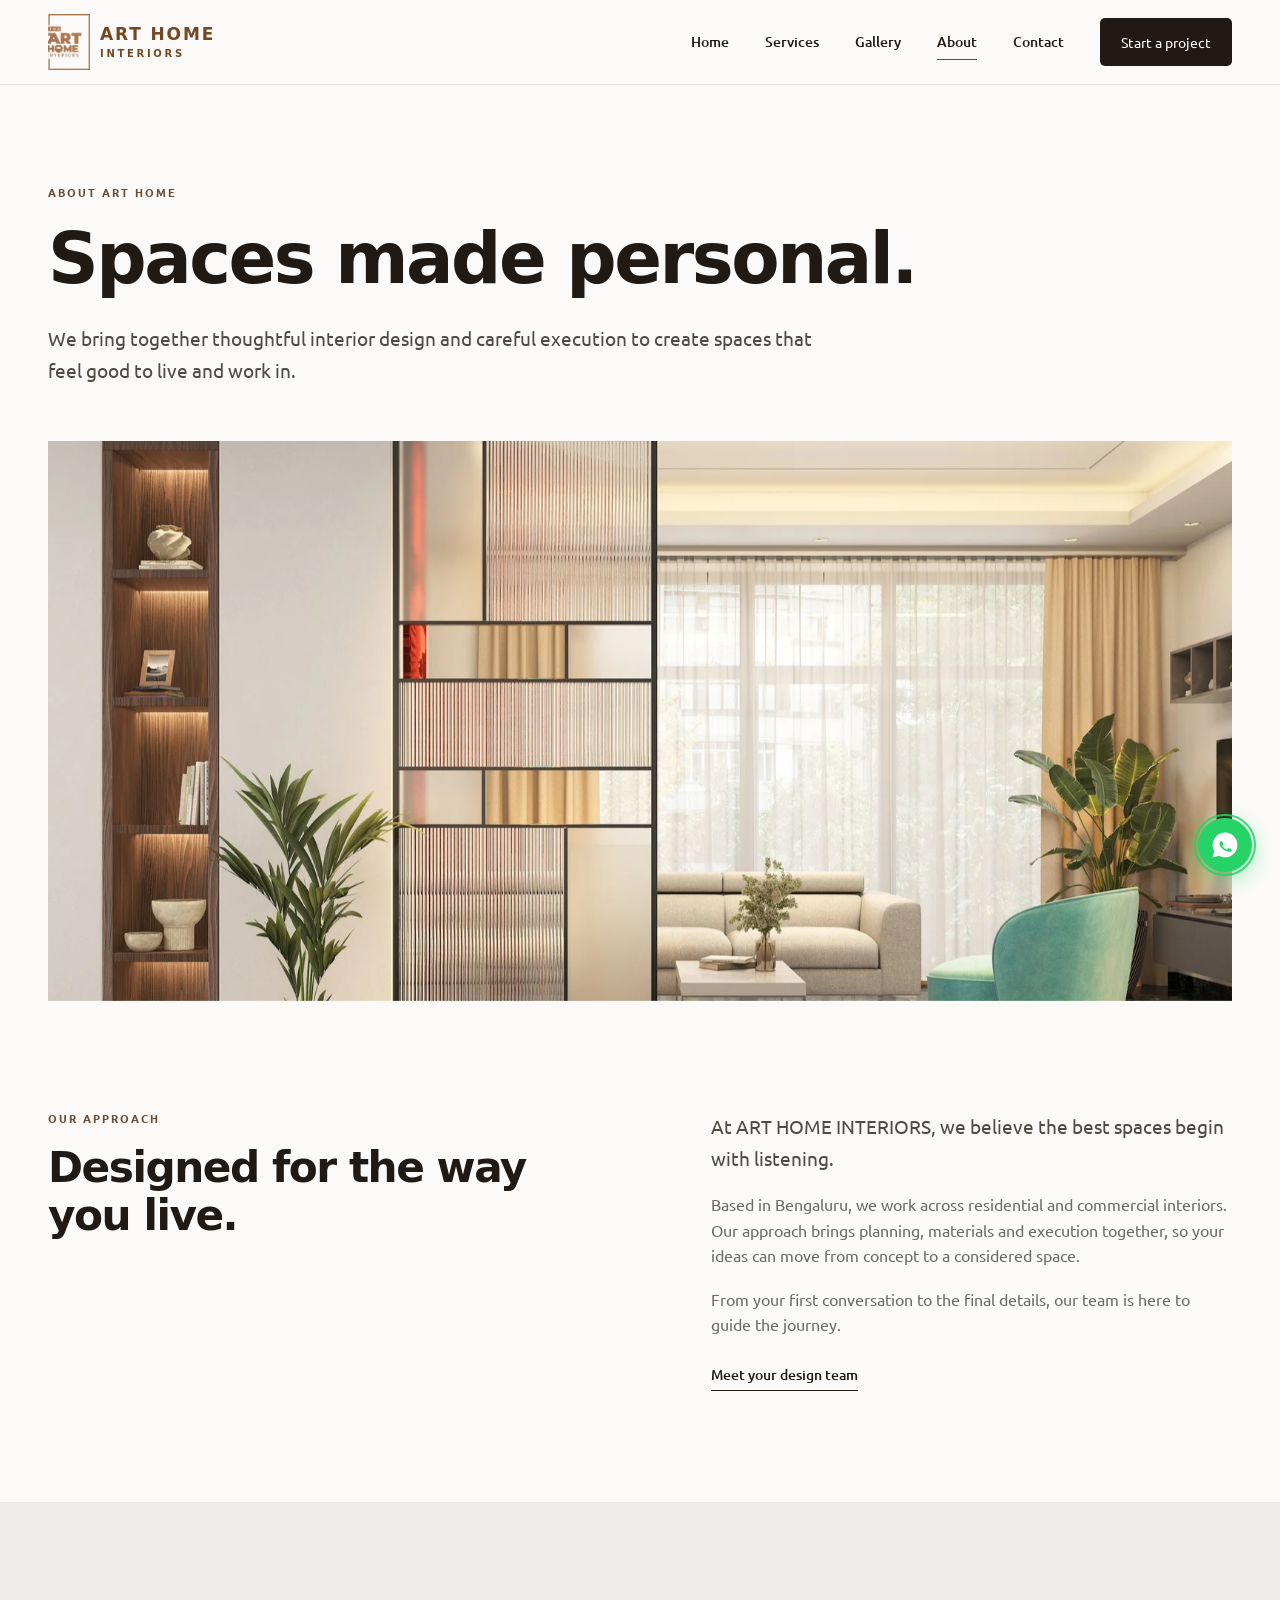
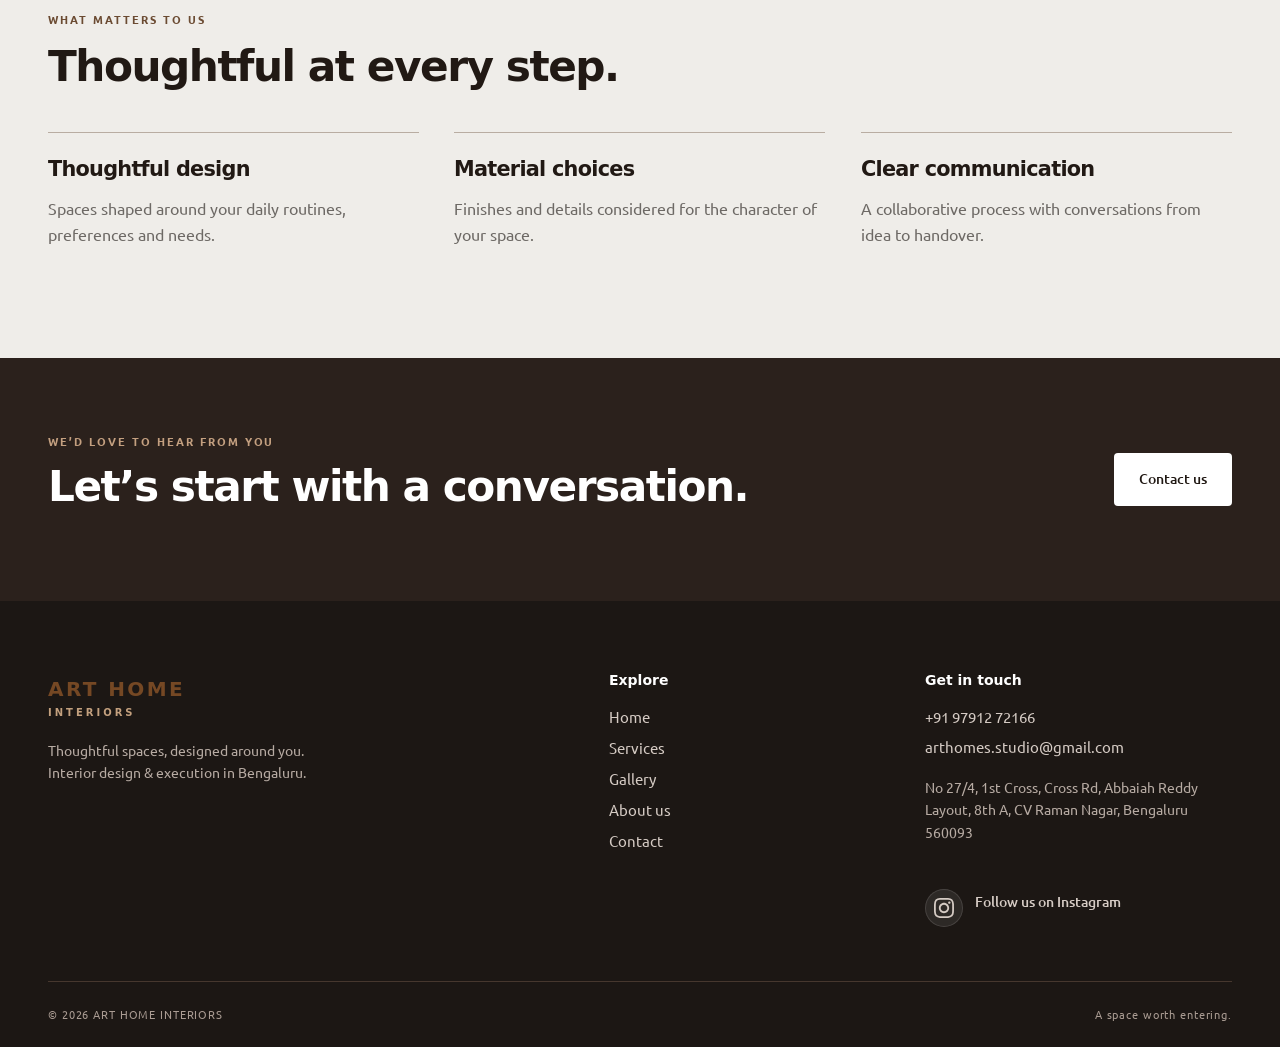
<file: about.html>
<!doctype html><html lang="en"><head><meta charset="utf-8"><meta name="viewport" content="width=device-width,initial-scale=1,maximum-scale=5"><base href="/"><link rel="icon" href="favicon.ico" type="image/x-icon"><title>About | ART HOME Interiors</title><meta name="description" content="Learn about ART HOME Interiors and our approach to interior design and execution."><link rel="preconnect" href="https://fonts.googleapis.com"><link rel="preconnect" href="https://fonts.gstatic.com" crossorigin><link rel="preload" as="style" href="https://fonts.googleapis.com/css2?family=Google+Sans:wght@400;500;600;700&amp;family=Ubuntu:wght@400;500;700&amp;display=swap"><link rel="stylesheet" href="https://fonts.googleapis.com/css2?family=Google+Sans:wght@400;500;600;700&amp;family=Ubuntu:wght@400;500;700&amp;display=swap" media="print" onload="this.media='all'"><noscript><link rel="stylesheet" href="https://fonts.googleapis.com/css2?family=Google+Sans:wght@400;500;600;700&amp;family=Ubuntu:wght@400;500;700&amp;display=swap"></noscript><link rel="stylesheet" href="assets/style.css?v=44"><script defer src="assets/app.js?v=44"></script></head><body data-page="about"><a class="skip" href="#main">Skip to content</a><header class="site-header"><div class="header-inner wrap"><a class="brand" href="index.html" ><img src="assets/site/logo.webp?v=brown" alt="ART HOME Interiors" width="42" height="57"><span class="brand-word">ART HOME<small>INTERIORS</small></span></a><button class="menu-toggle" type="button" aria-controls="primary-nav" aria-expanded="false" aria-label="Open menu"><span></span><span></span></button><nav id="primary-nav" class="primary-nav" aria-label="Main navigation"><a href="index.html">Home</a><a href="services.html">Services</a><a href="/gallery?view=design">Gallery</a><a href="about.html" aria-current="page">About</a><a href="contact.html">Contact</a><a class="nav-cta" href="contact.html">Start a project</a></nav></div></header><main id="main">
<section class="page-intro wrap about-heading"><p class="kicker">ABOUT ART HOME</p><h1>Spaces made personal.</h1><p class="lead">We bring together thoughtful interior design and careful execution to create spaces that feel good to live and work in.</p></section>
<section class="wrap about-image"><img src="assets/design/partition-15.webp" alt="A bright living area with a contemporary partition"></section>
<section class="section wrap intro"><div><p class="kicker">OUR APPROACH</p><h2>Designed for the way you live.</h2></div><div><p class="lead">At ART HOME INTERIORS, we believe the best spaces begin with listening.</p><p>Based in Bengaluru, we work across residential and commercial interiors. Our approach brings planning, materials and execution together, so your ideas can move from concept to a considered space.</p><p>From your first conversation to the final details, our team is here to guide the journey.</p><a class="underline-link" href="contact.html">Meet your design team</a></div></section>
<section class="process section"><div class="wrap"><div class="section-head"><div><p class="kicker">WHAT MATTERS TO US</p><h2>Thoughtful at every step.</h2></div></div><div class="principles"><article><h3>Thoughtful design</h3><p>Spaces shaped around your daily routines, preferences and needs.</p></article><article><h3>Material choices</h3><p>Finishes and details considered for the character of your space.</p></article><article><h3>Clear communication</h3><p>A collaborative process with conversations from idea to handover.</p></article></div></div></section>
<section class="cta-band"><div class="wrap cta-inner"><div><p class="kicker">WE’D LOVE TO HEAR FROM YOU</p><h2>Let’s start with a conversation.</h2></div><a class="btn btn-light" href="contact.html">Contact us</a></div></section>
</main><footer class="footer"><div class="wrap footer-grid"><div class="footer-brand-col"><a class="footer-brand" href="index.html">ART HOME <span>INTERIORS</span></a><p>Thoughtful spaces, designed around you.<br>Interior design &amp; execution in Bengaluru.</p></div><div class="footer-nav-col"><h3>Explore</h3><div class="footer-links-grid"><a href="index.html">Home</a><a href="services.html">Services</a><a href="/gallery?view=design">Gallery</a><a href="about.html">About us</a><a href="contact.html">Contact</a></div></div><div class="footer-contact-col"><h3>Get in touch</h3><div class="footer-contact-links"><a href="tel:+919791272166">+91 97912 72166</a><a href="mailto:arthomes.studio@gmail.com">arthomes.studio@gmail.com</a></div><p>No 27/4, 1st Cross, Cross Rd, Abbaiah Reddy Layout, 8th A, CV Raman Nagar, Bengaluru 560093</p><div class="footer-social-row"><a href="https://www.instagram.com/arthomesinteriors" class="footer-instagram" target="_blank" rel="noopener noreferrer" aria-label="Follow ART HOME Interiors on Instagram" title="Follow us on Instagram (@arthomesinteriors)"><svg viewBox="0 0 24 24" width="20" height="20" fill="currentColor" aria-hidden="true"><path d="M12 2.163c3.204 0 3.584.012 4.85.07 3.252.148 4.771 1.691 4.919 4.919.058 1.265.069 1.645.069 4.849 0 3.205-.012 3.584-.069 4.849-.149 3.225-1.664 4.771-4.919 4.919-1.266.058-1.644.07-4.85.07-3.204 0-3.584-.012-4.849-.07-3.26-.149-4.771-1.699-4.919-4.92-.058-1.265-.07-1.644-.07-4.849 0-3.204.013-3.583.07-4.849.149-3.227 1.664-4.771 4.919-4.919 1.266-.057 1.645-.069 4.849-.069zm0-2.163c-3.259 0-3.667.014-4.947.072-4.358.2-6.78 2.618-6.98 6.98-.059 1.281-.073 1.689-.073 4.948 0 3.259.014 3.668.072 4.948.2 4.358 2.618 6.78 6.98 6.98 1.281.058 1.689.072 4.948.072 3.259 0 3.668-.014 4.948-.072 4.354-.2 6.782-2.618 6.979-6.98.059-1.28.073-1.689.073-4.948 0-3.259-.014-3.667-.072-4.947-.196-4.354-2.617-6.78-6.979-6.98-1.281-.059-1.69-.073-4.949-.073zm0 5.838c-3.403 0-6.162 2.759-6.162 6.162s2.759 6.163 6.162 6.163 6.162-2.759 6.162-6.163c0-3.403-2.759-6.162-6.162-6.162zm0 10.162c-2.209 0-4-1.79-4-4 0-2.209 1.791-4 4-4s4 1.791 4 4c0 2.21-1.791 4-4 4zm6.406-11.845c-.796 0-1.441.645-1.441 1.44s.645 1.44 1.441 1.44c.795 0 1.439-.645 1.439-1.44s-.644-1.44-1.439-1.44z"/></svg></a><a href="https://www.instagram.com/arthomesinteriors" target="_blank" rel="noopener noreferrer" class="footer-social-label">Follow us on Instagram</a></div></div></div><div class="wrap footer-bottom"><span>© 2026 ART HOME INTERIORS</span><span>A space worth entering.</span></div></footer>
  <!-- Floating WhatsApp Quick Action -->
  <a href="https://wa.me/919791272166?text=Hello%20ART%20HOME%20INTERIORS%2C%20I%20would%20like%20to%20discuss%20a%20project." class="floating-wa-btn" target="_blank" rel="noopener noreferrer" aria-label="Chat with Art Homes on WhatsApp">
    <svg viewBox="0 0 24 24" fill="currentColor"><path d="M12.04 2c-5.46 0-9.91 4.45-9.91 9.91 0 1.75.46 3.45 1.32 4.95L2.05 22l5.25-1.38c1.45.79 3.08 1.21 4.74 1.21 5.46 0 9.91-4.45 9.91-9.91 0-2.65-1.03-5.14-2.9-7.01A9.816 9.816 0 0012.04 2zm5.79 14.07c-.24.67-1.39 1.29-1.93 1.37-.5.08-1.15.11-3.69-.94-2.18-.89-3.58-3.1-3.69-3.25-.11-.15-.88-1.17-.88-2.23 0-1.06.56-1.58.76-1.8.2-.22.44-.28.59-.28.15 0 .3 0 .43.01.14.01.32-.05.5.38.19.45.65 1.58.71 1.7.06.11.1.25.02.4-.08.15-.12.24-.24.38-.12.14-.25.3-.36.41-.12.11-.25.24-.11.47.14.24.63 1.04 1.35 1.68.93.83 1.71 1.09 1.95 1.21.24.12.38.1.52-.06.14-.17.6-.7.76-.94.16-.24.32-.2.54-.12.22.08 1.4.66 1.64.78.24.12.4.18.46.28.06.1.06.6-.18 1.27z"/></svg>
    <span class="wa-tooltip">Chat with us</span>
  </a>
</body></html>
</file>
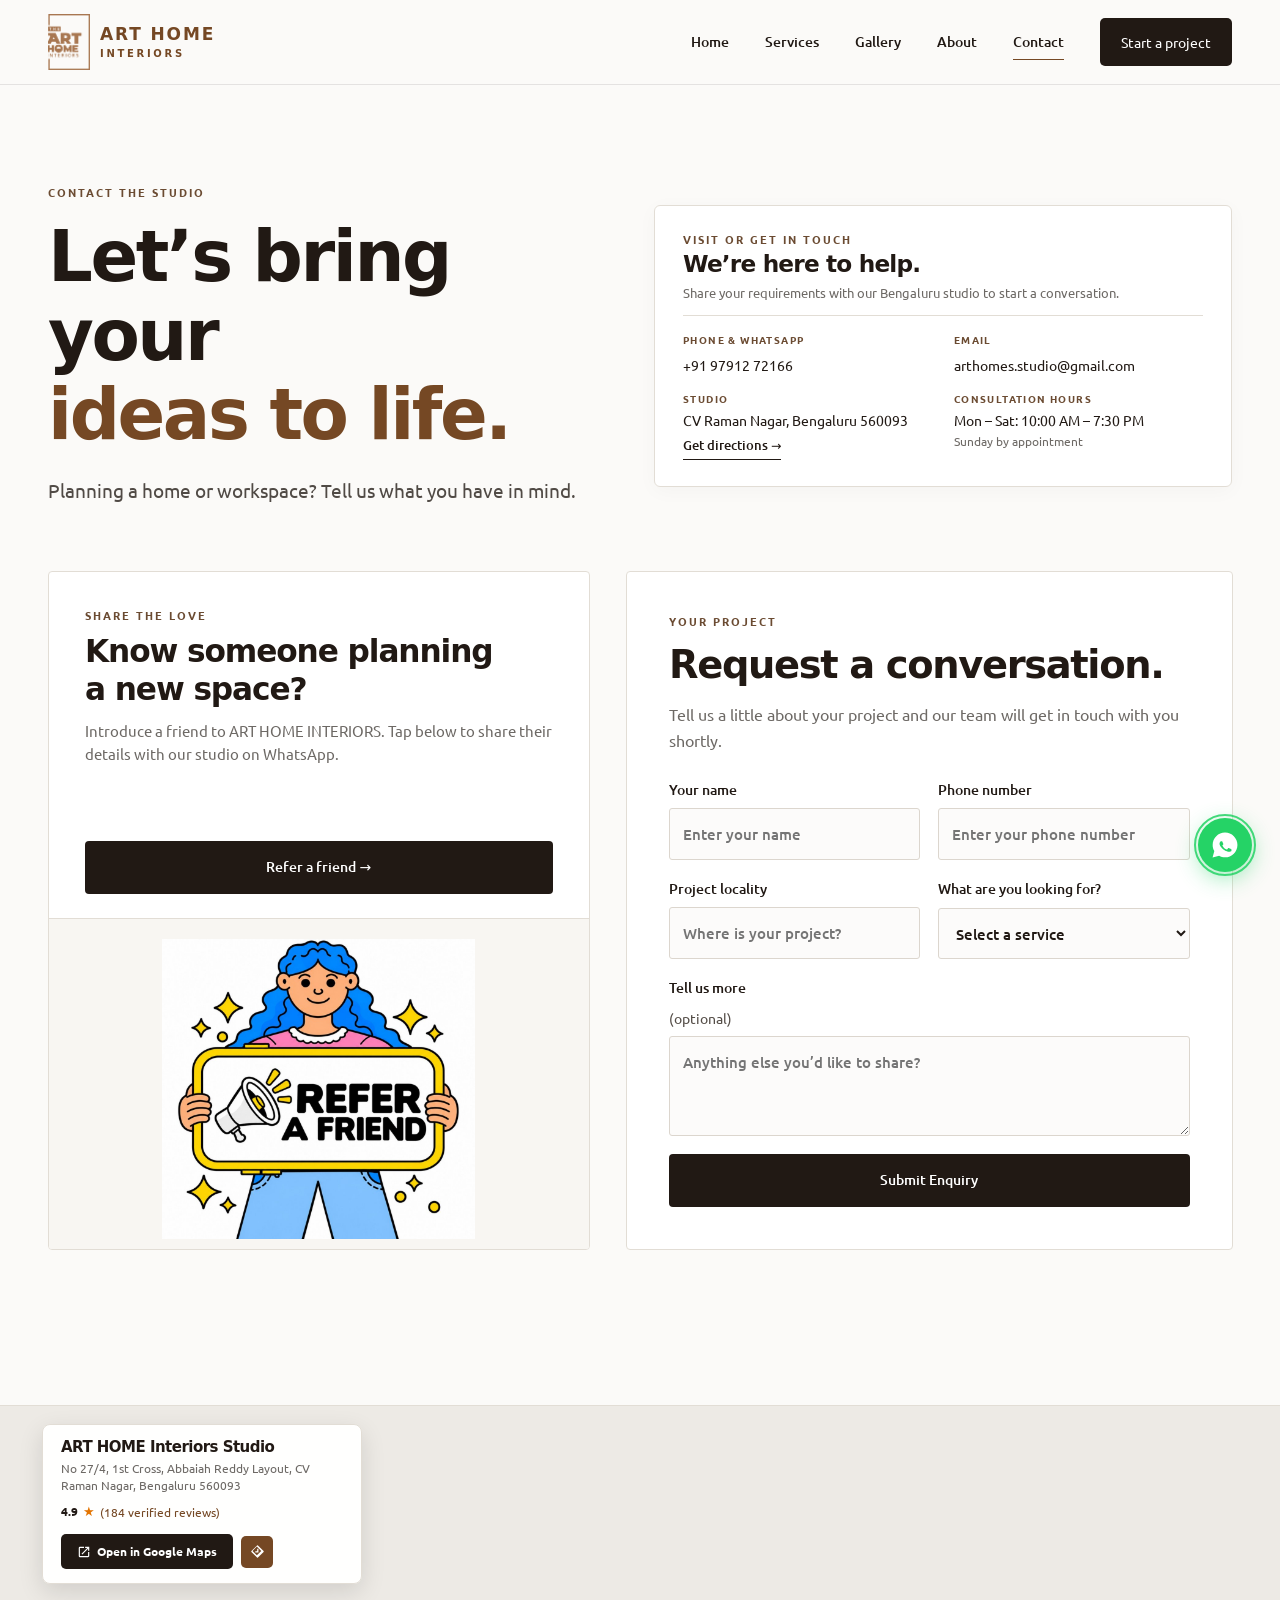
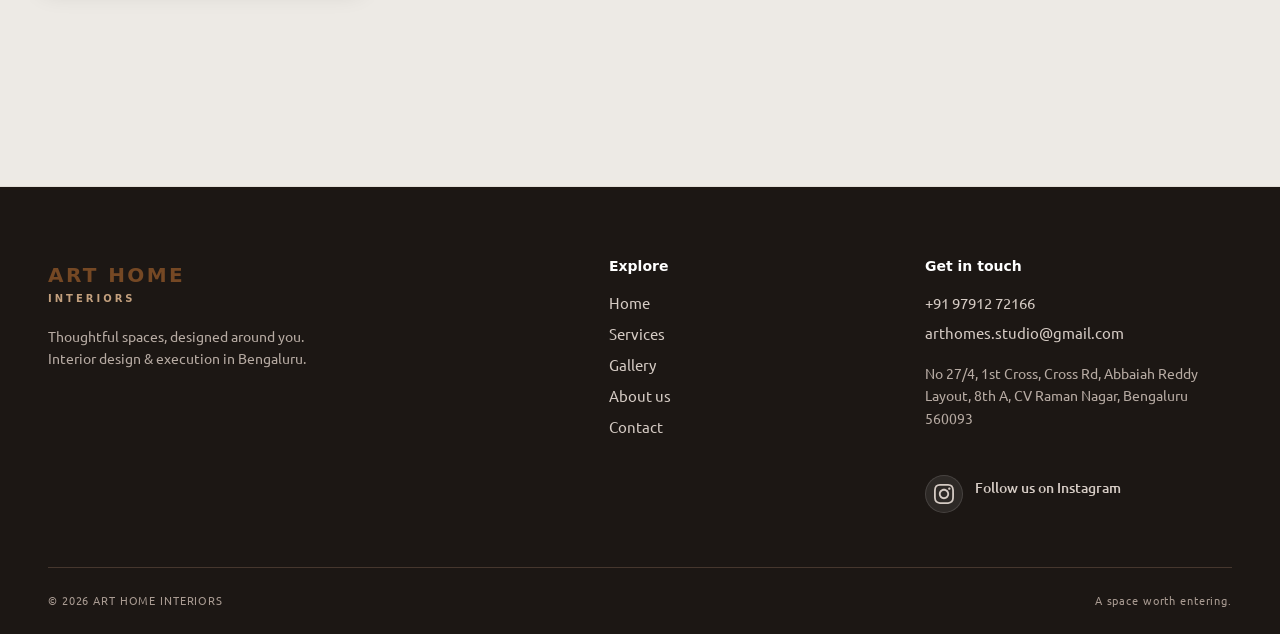
<file: contact.html>
<!doctype html><html lang="en"><head><meta charset="utf-8"><meta name="viewport" content="width=device-width,initial-scale=1,maximum-scale=5"><base href="/"><link rel="icon" href="favicon.ico" type="image/x-icon"><title>Contact | ART HOME Interiors Bengaluru</title><meta name="description" content="Contact ART HOME Interiors in Bengaluru to discuss your interior project."><link rel="preconnect" href="https://fonts.googleapis.com"><link rel="preconnect" href="https://fonts.gstatic.com" crossorigin><link rel="preload" as="style" href="https://fonts.googleapis.com/css2?family=Google+Sans:wght@400;500;600;700&amp;family=Ubuntu:wght@400;500;700&amp;display=swap"><link rel="stylesheet" href="https://fonts.googleapis.com/css2?family=Google+Sans:wght@400;500;600;700&amp;family=Ubuntu:wght@400;500;700&amp;display=swap" media="print" onload="this.media='all'"><noscript><link rel="stylesheet" href="https://fonts.googleapis.com/css2?family=Google+Sans:wght@400;500;600;700&amp;family=Ubuntu:wght@400;500;700&amp;display=swap"></noscript><link rel="stylesheet" href="assets/style.css?v=44"><script defer src="assets/app.js?v=44"></script></head><body data-page="contact"><a class="skip" href="#main">Skip to content</a><header class="site-header"><div class="header-inner wrap"><a class="brand" href="index.html" ><img src="assets/site/logo.webp?v=brown" alt="ART HOME Interiors" width="42" height="57"><span class="brand-word">ART HOME<small>INTERIORS</small></span></a><button class="menu-toggle" type="button" aria-controls="primary-nav" aria-expanded="false" aria-label="Open menu"><span></span><span></span></button><nav id="primary-nav" class="primary-nav" aria-label="Main navigation"><a href="index.html">Home</a><a href="services.html">Services</a><a href="/gallery?view=design">Gallery</a><a href="about.html">About</a><a href="contact.html" aria-current="page">Contact</a><a class="nav-cta" href="contact.html">Start a project</a></nav></div></header><main id="main">
<section class="page-intro wrap contact-heading">
  <div class="contact-heading-left">
    <p class="kicker">CONTACT THE STUDIO</p>
    <h1>Let’s bring your<br><em>ideas to life.</em></h1>
    <p class="lead">Planning a home or workspace? Tell us what you have in mind.</p>
  </div>
  <div class="contact-info-compact">
    <div class="contact-compact-head">
      <p class="kicker">VISIT OR GET IN TOUCH</p>
      <h2>We’re here to help.</h2>
      <p class="contact-compact-sub">Share your requirements with our Bengaluru studio to start a conversation.</p>
    </div>
    <div class="contact-compact-grid">
      <div class="contact-compact-item">
        <span>PHONE &amp; WHATSAPP</span>
        <a href="tel:+919791272166">+91 97912 72166</a>
      </div>
      <div class="contact-compact-item">
        <span>EMAIL</span>
        <a href="mailto:arthomes.studio@gmail.com">arthomes.studio@gmail.com</a>
      </div>
      <div class="contact-compact-item">
        <span>STUDIO</span>
        <p>CV Raman Nagar, Bengaluru 560093</p>
        <a class="underline-link" href="https://maps.google.com/?q=ART+HOME+Interiors+Studio,+No.+27/4,+1st+Cross,+Cross+Rd,+Abbaiah+Reddy+Layout,+8th+A,+CV+Raman+Nagar,+Bengaluru,+Karnataka+560093" target="_blank" rel="noopener noreferrer">Get directions &rarr;</a>
      </div>
      <div class="contact-compact-item">
        <span>CONSULTATION HOURS</span>
        <p>Mon – Sat: 10:00 AM – 7:30 PM<br><small>Sunday by appointment</small></p>
      </div>
    </div>
  </div>
</section>
<section class="wrap contact-action-grid section-tight">
  <div class="referral-card-side">
    <div class="referral-side-content">
      <div>
        <p class="kicker">SHARE THE LOVE</p>
        <h2>Know someone planning<br>a new space?</h2>
        <p>Introduce a friend to ART HOME INTERIORS. Tap below to share their details with our studio on WhatsApp.</p>
      </div>
      <button class="btn btn-dark full" type="button" data-open-referral>Refer a friend &rarr;</button>
    </div>
    <button class="referral-cover-btn" type="button" data-open-referral aria-label="Refer a friend — open referral form">
      <img class="referral-cover-img" src="assets/site/refer-a-friend.jpg" alt="Refer a friend illustration">
    </button>
  </div>
  <div class="contact-form-card">
    <p class="kicker">YOUR PROJECT</p>
    <h2>Request a conversation.</h2>
    <p id="form-lead-desc">Tell us a little about your project and our team will get in touch with you shortly.</p>

    <!-- Big Green Tick Confirmation Card -->
    <div id="form-success-box" class="form-success-box" style="display:none;">
      <div class="big-green-tick-circle">
        <svg viewBox="0 0 52 52" class="tick-svg" aria-hidden="true">
          <circle cx="26" cy="26" r="25" fill="#2e7d32"/>
          <path fill="none" stroke="#ffffff" stroke-width="4.5" stroke-linecap="round" stroke-linejoin="round" d="M14 27 l8 8 l16 -16"/>
        </svg>
      </div>
      <h3 class="success-title">Enquiry Submitted Successfully!</h3>
      <p class="success-desc">Thank you! Your project details have been recorded. Our design team will get in touch with you shortly.</p>
      <button type="button" class="btn btn-outline" id="submit-another-btn" style="margin-top: 24px;">Submit another enquiry</button>
    </div>

    <form id="project-form">
      <label>Your name<input name="name" required autocomplete="name" placeholder="Enter your name"></label>
      <label>Phone number<input name="phone" type="tel" required autocomplete="tel" minlength="7" placeholder="Enter your phone number"></label>
      <label>Project locality<input name="locality" required placeholder="Where is your project?"></label>
      <label>What are you looking for?<select name="requirement" required><option value="">Select a service</option><option>Full home interiors</option><option>Modular kitchen</option><option>Wardrobes &amp; storage</option><option>Living room &amp; TV unit</option><option>Commercial interiors</option><option>Interior design &amp; planning</option><option>Execution only</option></select></label>
      <label class="full">Tell us more <span>(optional)</span><textarea name="notes" rows="3" placeholder="Anything else you’d like to share?"></textarea></label>
      <button class="btn btn-dark full" type="submit">Submit Enquiry</button>
    </form>
  </div>
</section>
<dialog id="referral-dialog" class="referral-dialog"><div class="dialog-inner"><button type="button" class="dialog-close" aria-label="Close referral form">×</button><p class="kicker">A THOUGHTFUL INTRODUCTION</p><h2>Refer a friend</h2><p>Enter your friend’s name and phone number. WhatsApp will open with the details ready for you to send to our studio.</p><form id="referral-form"><label>Friend’s name<input name="name" required placeholder="Enter name"></label><label>Friend’s phone number<input name="phone" type="tel" minlength="7" required placeholder="Enter phone number"></label><button class="btn btn-dark full" type="submit">Continue on WhatsApp</button></form></div></dialog>
  <!-- Panoramic Landscape Studio Location Map -->
  <section class="studio-map-panoramic-section" id="studioMap">
    <div class="google-map-panoramic-strip">
      <div class="gmap-floating-card">
        <div class="gmap-card-body">
          <h3 class="gmap-card-title">ART HOME Interiors Studio</h3>
          <p class="gmap-card-address">
            No 27/4, 1st Cross, Abbaiah Reddy Layout, CV Raman Nagar, Bengaluru 560093
          </p>
          <div class="gmap-card-rating">
            <span class="gmap-rating-num">4.9</span>
            <span class="gmap-rating-star">★</span>
            <a href="https://maps.google.com/?q=ART+HOME+Interiors+Studio,+No.+27/4,+1st+Cross,+Cross+Rd,+Abbaiah+Reddy+Layout,+8th+A,+CV+Raman+Nagar,+Bengaluru,+Karnataka+560093" target="_blank" rel="noopener noreferrer" class="gmap-rating-count">(184 verified reviews)</a>
          </div>
        </div>
        <div class="gmap-card-footer">
          <a href="https://maps.google.com/?q=ART+HOME+Interiors+Studio,+No.+27/4,+1st+Cross,+Cross+Rd,+Abbaiah+Reddy+Layout,+8th+A,+CV+Raman+Nagar,+Bengaluru,+Karnataka+560093" target="_blank" rel="noopener noreferrer" class="gmap-btn-open">
            <svg width="14" height="14" viewBox="0 0 24 24" fill="currentColor">
              <path d="M19 19H5V5h7V3H5a2 2 0 00-2 2v14a2 2 0 002 2h14c1.1 0 2-.9 2-2v-7h-2v7zM14 3v2h3.59l-9.83 9.83 1.41 1.41L19 6.41V10h2V3h-7z"/>
            </svg>
            Open in Google Maps
          </a>
          <a href="https://www.google.com/maps/dir/?api=1&destination=ART+HOME+Interiors+Studio,+No.+27/4,+1st+Cross,+Cross+Rd,+Abbaiah+Reddy+Layout,+8th+A,+CV+Raman+Nagar,+Bengaluru,+Karnataka+560093" target="_blank" rel="noopener noreferrer" class="gmap-btn-directions" title="Get Directions">
            <svg width="15" height="15" viewBox="0 0 24 24" fill="#ffffff">
              <path d="M21.71 11.29l-9-9a.996.996 0 00-1.41 0l-9 9a.996.996 0 000 1.41l9 9c.39.39 1.02.39 1.41 0l9-9a.996.996 0 000-1.41zm-10.71 6.71l-7-7 7-7 7 7-7 7zm2.5-10.5h-2v4h-3v2h5v-6z"/>
            </svg>
          </a>
        </div>
      </div>
      <iframe
        class="gmap-panoramic-iframe"
        title="ART HOME Interiors Studio Location Map"
        src="https://maps.google.com/maps?q=ART+HOME+Interiors+Studio,+No.+27/4,+1st+Cross,+Cross+Rd,+Abbaiah+Reddy+Layout,+8th+A,+CV+Raman+Nagar,+Bengaluru,+Karnataka+560093&t=&z=16&ie=UTF8&iwloc=&output=embed"
        width="100%"
        height="100%"
        style="border:0;"
        allowfullscreen=""
        loading="lazy"
        referrerpolicy="no-referrer-when-downgrade">
      </iframe>
    </div>
  </section>
</main><footer class="footer"><div class="wrap footer-grid"><div class="footer-brand-col"><a class="footer-brand" href="index.html">ART HOME <span>INTERIORS</span></a><p>Thoughtful spaces, designed around you.<br>Interior design &amp; execution in Bengaluru.</p></div><div class="footer-nav-col"><h3>Explore</h3><div class="footer-links-grid"><a href="index.html">Home</a><a href="services.html">Services</a><a href="/gallery?view=design">Gallery</a><a href="about.html">About us</a><a href="contact.html">Contact</a></div></div><div class="footer-contact-col"><h3>Get in touch</h3><div class="footer-contact-links"><a href="tel:+919791272166">+91 97912 72166</a><a href="mailto:arthomes.studio@gmail.com">arthomes.studio@gmail.com</a></div><p>No 27/4, 1st Cross, Cross Rd, Abbaiah Reddy Layout, 8th A, CV Raman Nagar, Bengaluru 560093</p><div class="footer-social-row"><a href="https://www.instagram.com/arthomesinteriors" class="footer-instagram" target="_blank" rel="noopener noreferrer" aria-label="Follow ART HOME Interiors on Instagram" title="Follow us on Instagram (@arthomesinteriors)"><svg viewBox="0 0 24 24" width="20" height="20" fill="currentColor" aria-hidden="true"><path d="M12 2.163c3.204 0 3.584.012 4.85.07 3.252.148 4.771 1.691 4.919 4.919.058 1.265.069 1.645.069 4.849 0 3.205-.012 3.584-.069 4.849-.149 3.225-1.664 4.771-4.919 4.919-1.266.058-1.644.07-4.85.07-3.204 0-3.584-.012-4.849-.07-3.26-.149-4.771-1.699-4.919-4.92-.058-1.265-.07-1.644-.07-4.849 0-3.204.013-3.583.07-4.849.149-3.227 1.664-4.771 4.919-4.919 1.266-.057 1.645-.069 4.849-.069zm0-2.163c-3.259 0-3.667.014-4.947.072-4.358.2-6.78 2.618-6.98 6.98-.059 1.281-.073 1.689-.073 4.948 0 3.259.014 3.668.072 4.948.2 4.358 2.618 6.78 6.98 6.98 1.281.058 1.689.072 4.948.072 3.259 0 3.668-.014 4.948-.072 4.354-.2 6.782-2.618 6.979-6.98.059-1.28.073-1.689.073-4.948 0-3.259-.014-3.667-.072-4.947-.196-4.354-2.617-6.78-6.979-6.98-1.281-.059-1.69-.073-4.949-.073zm0 5.838c-3.403 0-6.162 2.759-6.162 6.162s2.759 6.163 6.162 6.163 6.162-2.759 6.162-6.163c0-3.403-2.759-6.162-6.162-6.162zm0 10.162c-2.209 0-4-1.79-4-4 0-2.209 1.791-4 4-4s4 1.791 4 4c0 2.21-1.791 4-4 4zm6.406-11.845c-.796 0-1.441.645-1.441 1.44s.645 1.44 1.441 1.44c.795 0 1.439-.645 1.439-1.44s-.644-1.44-1.439-1.44z"/></svg></a><a href="https://www.instagram.com/arthomesinteriors" target="_blank" rel="noopener noreferrer" class="footer-social-label">Follow us on Instagram</a></div></div></div><div class="wrap footer-bottom"><span>© 2026 ART HOME INTERIORS</span><span>A space worth entering.</span></div></footer>
  <!-- Floating WhatsApp Quick Action -->
  <a href="https://wa.me/919791272166?text=Hello%20ART%20HOME%20INTERIORS%2C%20I%20would%20like%20to%20discuss%20a%20project." class="floating-wa-btn" target="_blank" rel="noopener noreferrer" aria-label="Chat with Art Homes on WhatsApp">
    <svg viewBox="0 0 24 24" fill="currentColor"><path d="M12.04 2c-5.46 0-9.91 4.45-9.91 9.91 0 1.75.46 3.45 1.32 4.95L2.05 22l5.25-1.38c1.45.79 3.08 1.21 4.74 1.21 5.46 0 9.91-4.45 9.91-9.91 0-2.65-1.03-5.14-2.9-7.01A9.816 9.816 0 0012.04 2zm5.79 14.07c-.24.67-1.39 1.29-1.93 1.37-.5.08-1.15.11-3.69-.94-2.18-.89-3.58-3.1-3.69-3.25-.11-.15-.88-1.17-.88-2.23 0-1.06.56-1.58.76-1.8.2-.22.44-.28.59-.28.15 0 .3 0 .43.01.14.01.32-.05.5.38.19.45.65 1.58.71 1.7.06.11.1.25.02.4-.08.15-.12.24-.24.38-.12.14-.25.3-.36.41-.12.11-.25.24-.11.47.14.24.63 1.04 1.35 1.68.93.83 1.71 1.09 1.95 1.21.24.12.38.1.52-.06.14-.17.6-.7.76-.94.16-.24.32-.2.54-.12.22.08 1.4.66 1.64.78.24.12.4.18.46.28.06.1.06.6-.18 1.27z"/></svg>
    <span class="wa-tooltip">Chat with us</span>
  </a>
</body></html>
</file>
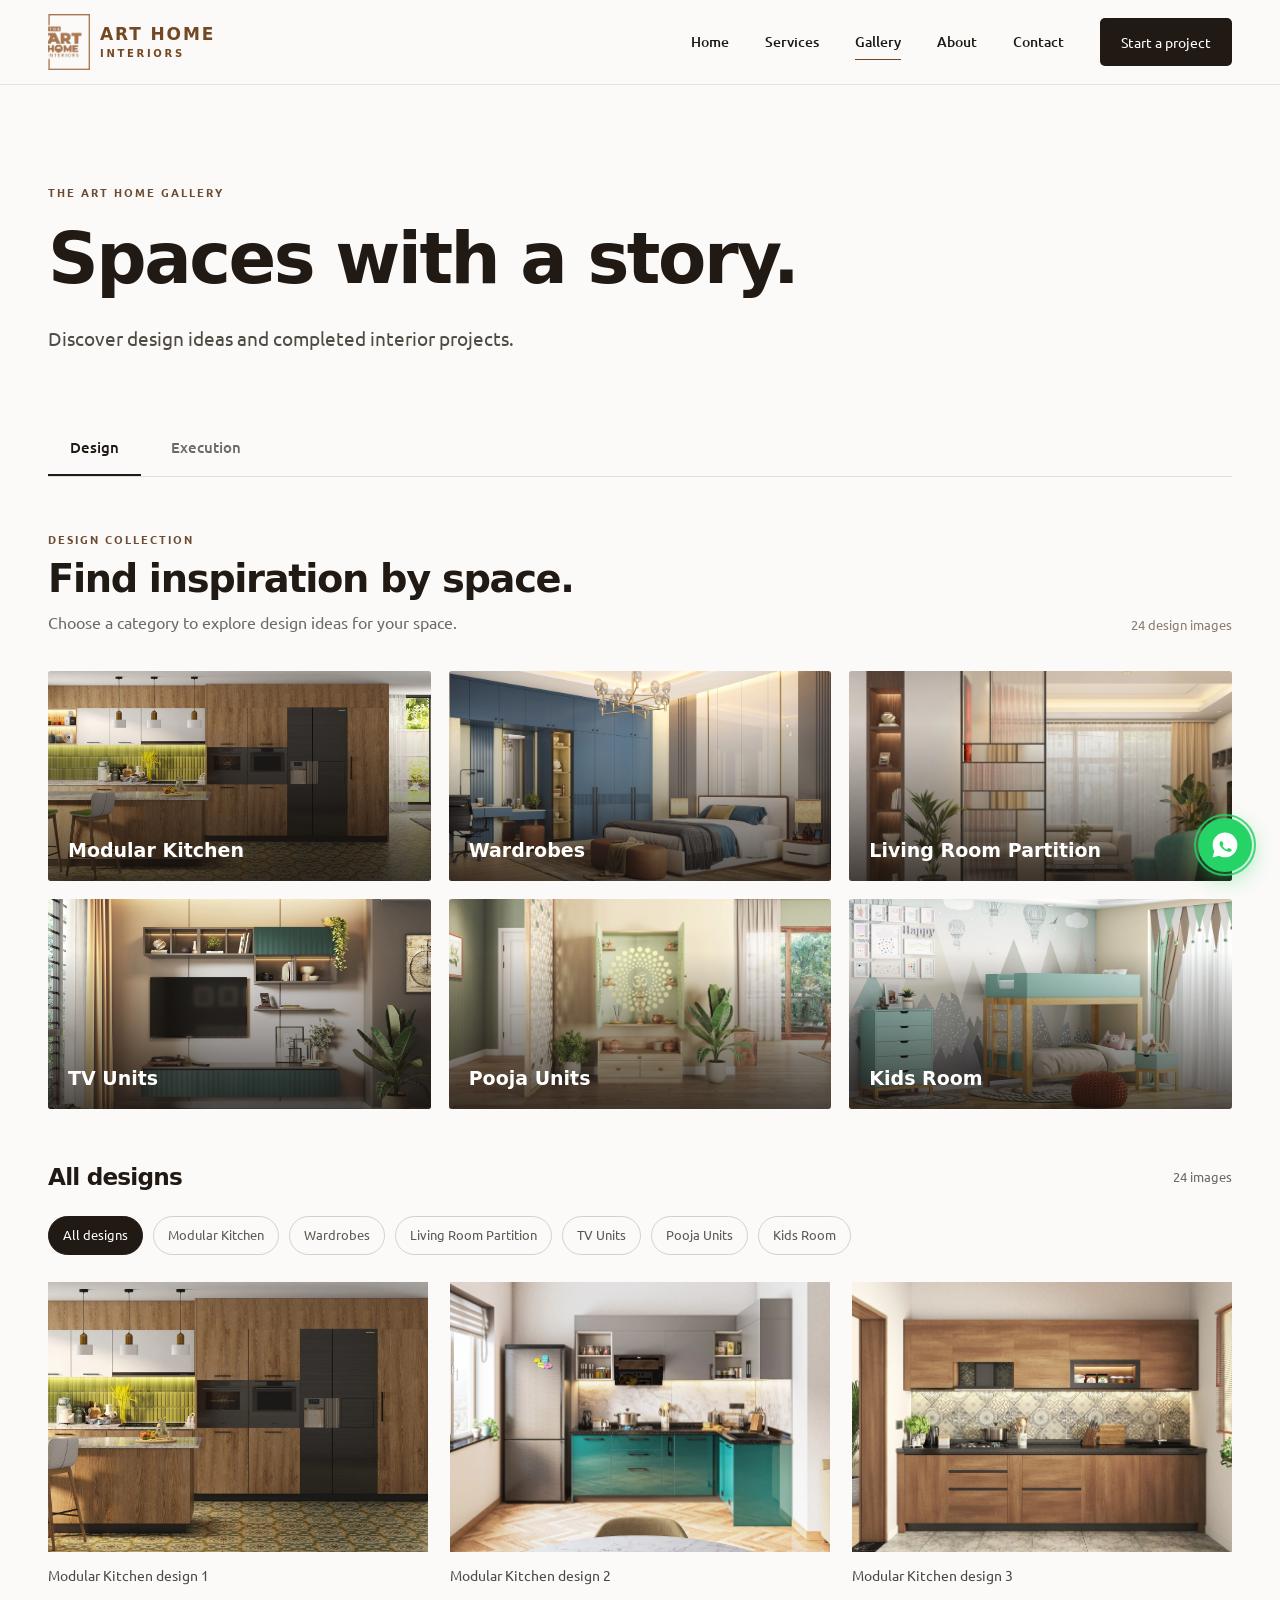
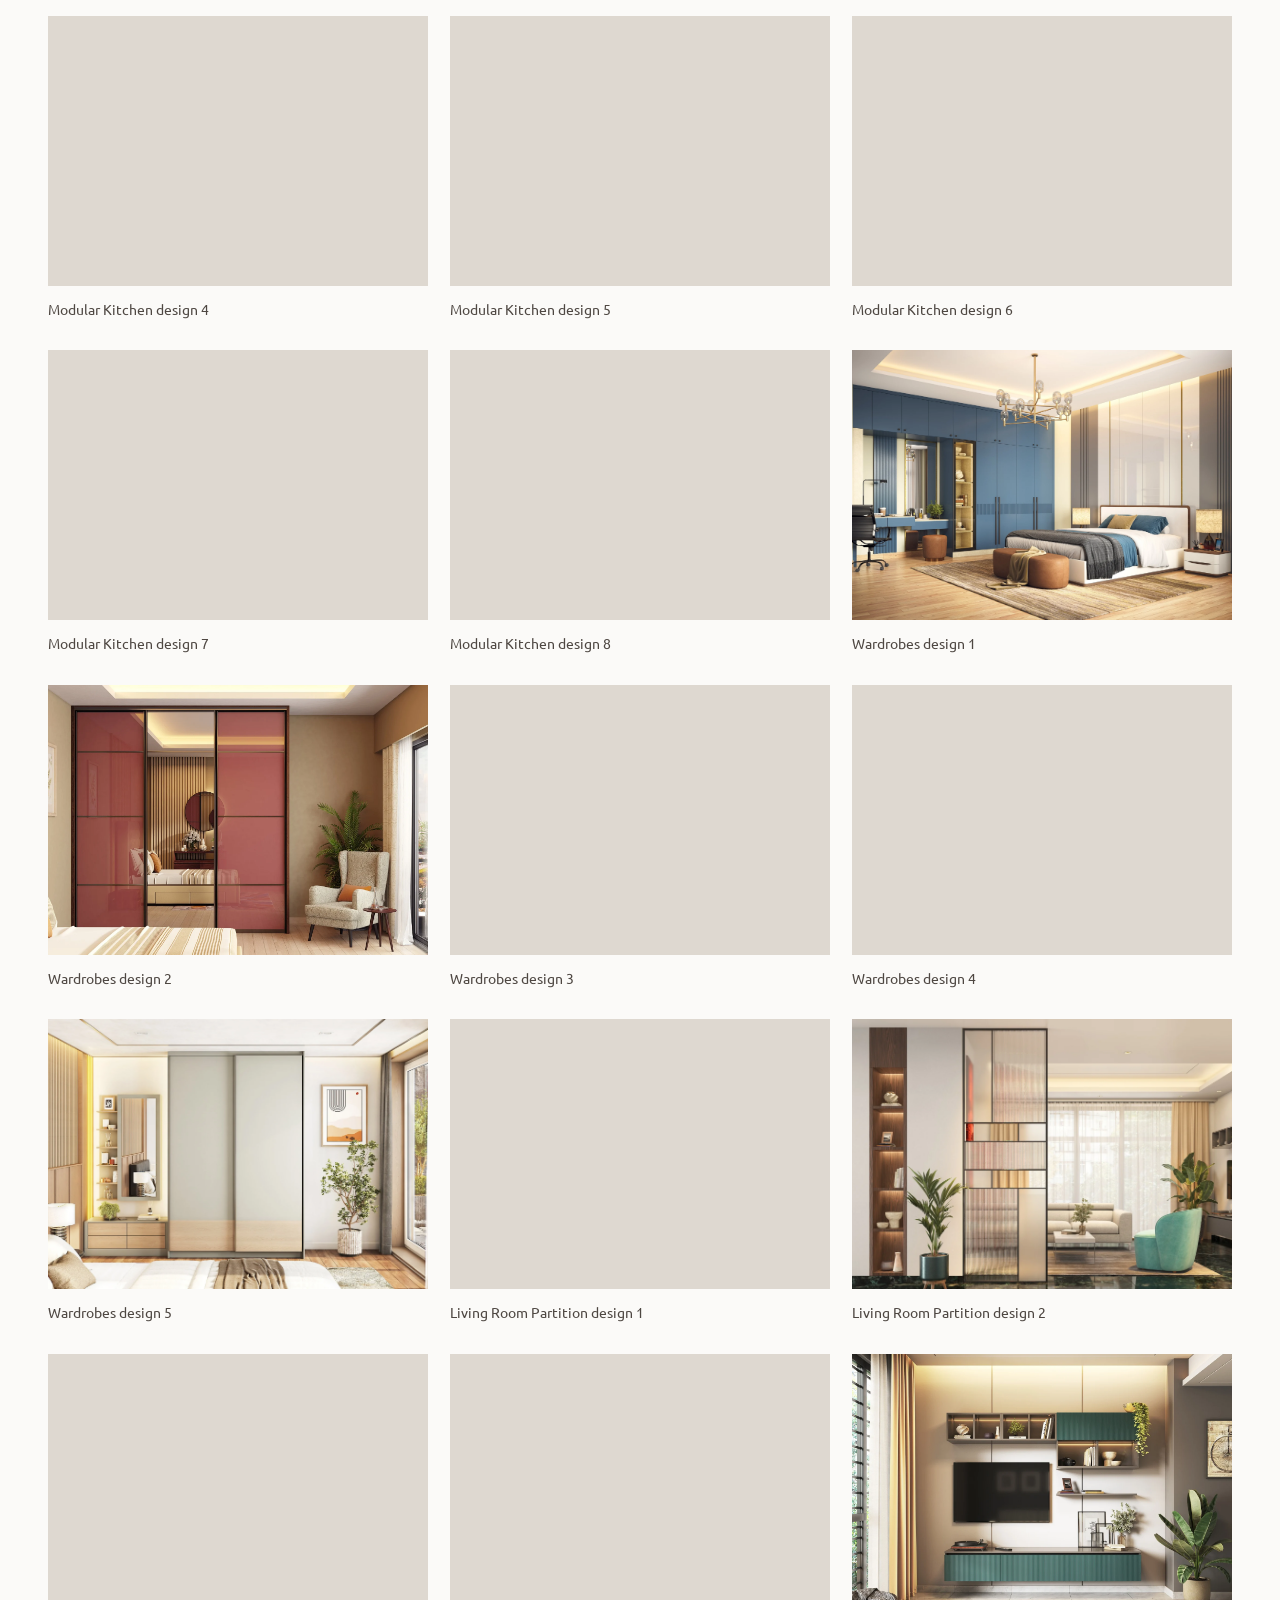
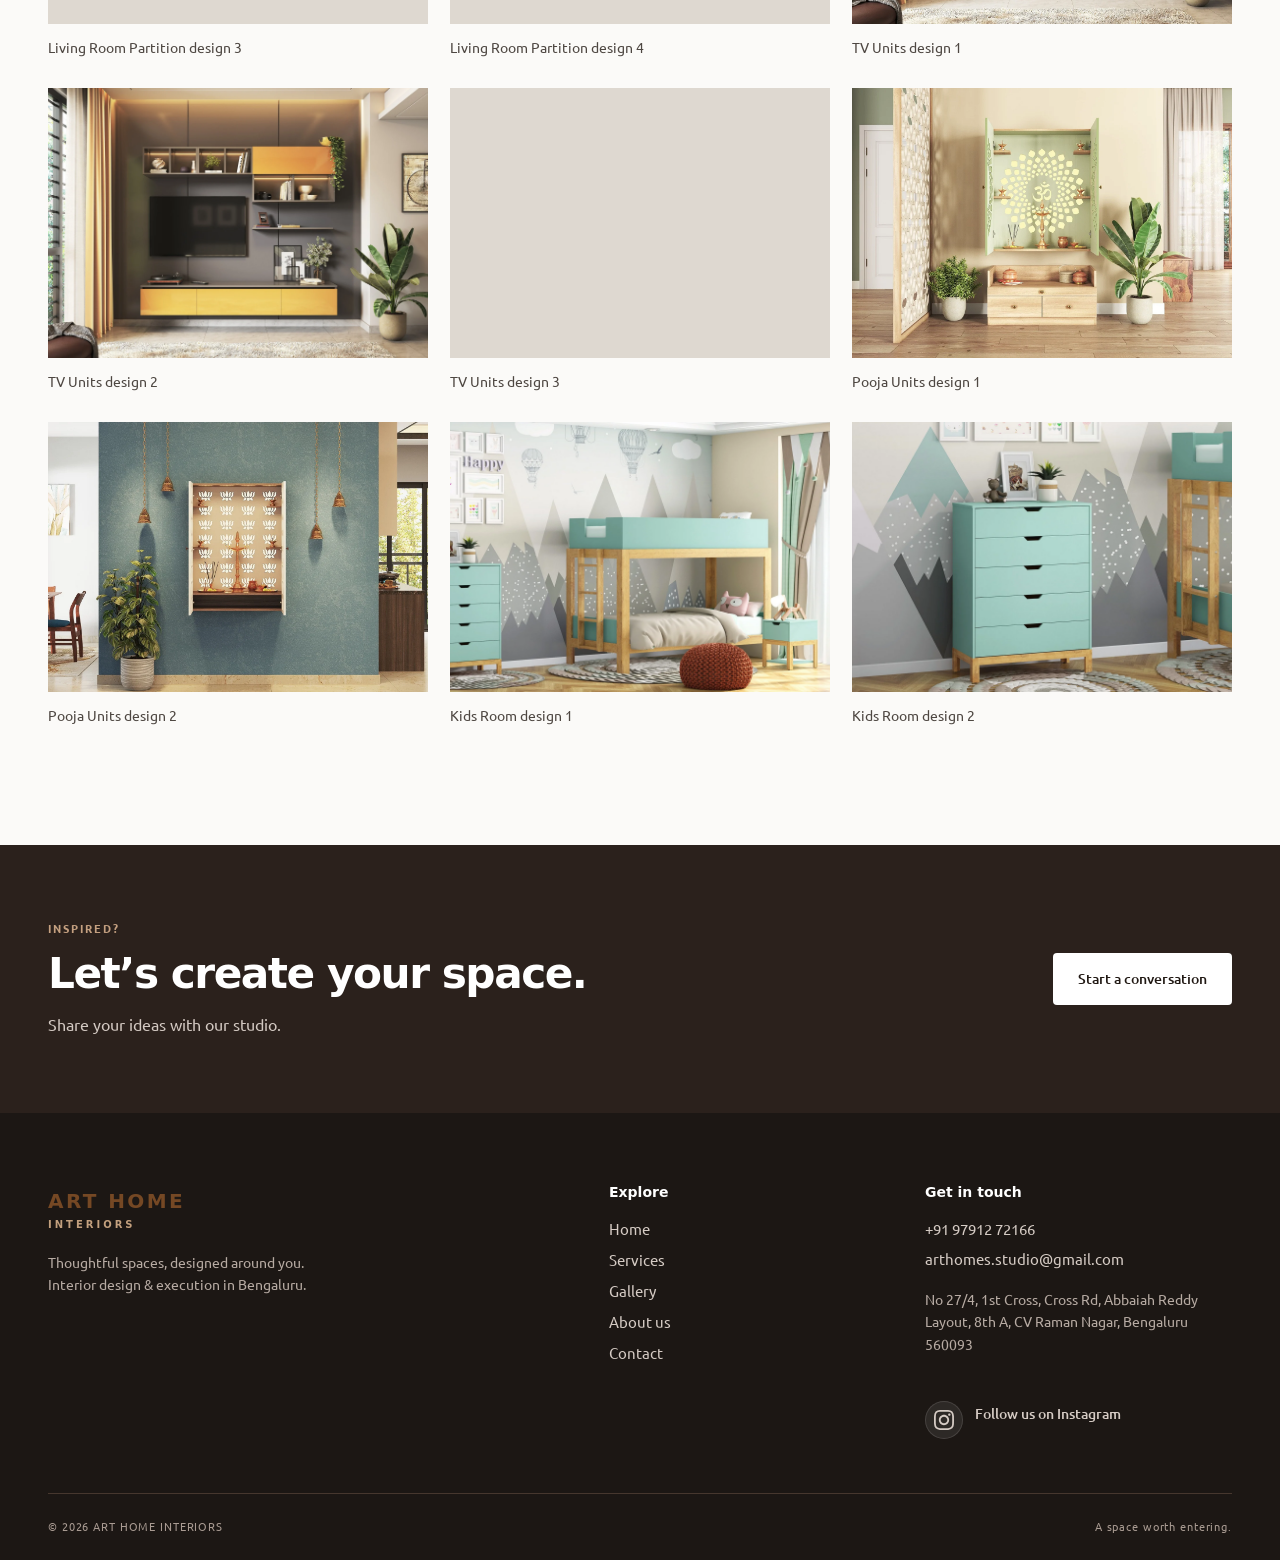
<file: gallery.html>
<!doctype html><html lang="en"><head><meta charset="utf-8"><meta name="viewport" content="width=device-width,initial-scale=1,maximum-scale=5"><base href="/"><link rel="icon" href="favicon.ico" type="image/x-icon"><title>Gallery | ART HOME Interiors</title><meta name="description" content="Explore design ideas and project images from ART HOME Interiors."><link rel="preconnect" href="https://fonts.googleapis.com"><link rel="preconnect" href="https://fonts.gstatic.com" crossorigin><link rel="preload" as="style" href="https://fonts.googleapis.com/css2?family=Google+Sans:wght@400;500;600;700&amp;family=Ubuntu:wght@400;500;700&amp;display=swap"><link rel="stylesheet" href="https://fonts.googleapis.com/css2?family=Google+Sans:wght@400;500;600;700&amp;family=Ubuntu:wght@400;500;700&amp;display=swap" media="print" onload="this.media='all'"><noscript><link rel="stylesheet" href="https://fonts.googleapis.com/css2?family=Google+Sans:wght@400;500;600;700&amp;family=Ubuntu:wght@400;500;700&amp;display=swap"></noscript><link rel="stylesheet" href="assets/style.css?v=44"><script defer src="assets/app.js?v=44"></script></head><body data-page="gallery"><a class="skip" href="#main">Skip to content</a><header class="site-header"><div class="header-inner wrap"><a class="brand" href="index.html" ><img src="assets/site/logo.webp?v=brown" alt="ART HOME Interiors" width="42" height="57"><span class="brand-word">ART HOME<small>INTERIORS</small></span></a><button class="menu-toggle" type="button" aria-controls="primary-nav" aria-expanded="false" aria-label="Open menu"><span></span><span></span></button><nav id="primary-nav" class="primary-nav" aria-label="Main navigation"><a href="index.html">Home</a><a href="services.html">Services</a><a href="/gallery?view=design" aria-current="page">Gallery</a><a href="about.html">About</a><a href="contact.html">Contact</a><a class="nav-cta" href="contact.html">Start a project</a></nav></div></header><main id="main">
<section class="page-intro wrap gallery-intro"><p class="kicker">THE ART HOME GALLERY</p><h1>Spaces with a story.</h1><p class="lead">Discover design ideas and completed interior projects.</p></section>
<section class="wrap gallery-section section-tight"><nav class="gallery-tabs" aria-label="Gallery sections"><a href="/gallery?view=design" data-gallery-tab="design">Design</a><a href="/gallery?view=execution" data-gallery-tab="execution">Execution</a></nav><div id="gallery-content" aria-live="polite"><p class="loading">Loading gallery…</p></div></section>
<section class="cta-band"><div class="wrap cta-inner"><div><p class="kicker">INSPIRED?</p><h2>Let’s create your space.</h2><p>Share your ideas with our studio.</p></div><a class="btn btn-light" href="contact.html">Start a conversation</a></div></section>
<dialog id="lightbox" class="lightbox"><div class="lightbox-shell"><button class="lightbox-close" type="button" aria-label="Close image">×</button><button class="lightbox-prev" type="button" aria-label="Previous image">‹</button><img id="lightbox-image" alt=""><button class="lightbox-next" type="button" aria-label="Next image">›</button><p id="lightbox-caption"></p></div></dialog>
</main><footer class="footer"><div class="wrap footer-grid"><div class="footer-brand-col"><a class="footer-brand" href="index.html">ART HOME <span>INTERIORS</span></a><p>Thoughtful spaces, designed around you.<br>Interior design &amp; execution in Bengaluru.</p></div><div class="footer-nav-col"><h3>Explore</h3><div class="footer-links-grid"><a href="index.html">Home</a><a href="services.html">Services</a><a href="/gallery?view=design">Gallery</a><a href="about.html">About us</a><a href="contact.html">Contact</a></div></div><div class="footer-contact-col"><h3>Get in touch</h3><div class="footer-contact-links"><a href="tel:+919791272166">+91 97912 72166</a><a href="mailto:arthomes.studio@gmail.com">arthomes.studio@gmail.com</a></div><p>No 27/4, 1st Cross, Cross Rd, Abbaiah Reddy Layout, 8th A, CV Raman Nagar, Bengaluru 560093</p><div class="footer-social-row"><a href="https://www.instagram.com/arthomesinteriors" class="footer-instagram" target="_blank" rel="noopener noreferrer" aria-label="Follow ART HOME Interiors on Instagram" title="Follow us on Instagram (@arthomesinteriors)"><svg viewBox="0 0 24 24" width="20" height="20" fill="currentColor" aria-hidden="true"><path d="M12 2.163c3.204 0 3.584.012 4.85.07 3.252.148 4.771 1.691 4.919 4.919.058 1.265.069 1.645.069 4.849 0 3.205-.012 3.584-.069 4.849-.149 3.225-1.664 4.771-4.919 4.919-1.266.058-1.644.07-4.85.07-3.204 0-3.584-.012-4.849-.07-3.26-.149-4.771-1.699-4.919-4.92-.058-1.265-.07-1.644-.07-4.849 0-3.204.013-3.583.07-4.849.149-3.227 1.664-4.771 4.919-4.919 1.266-.057 1.645-.069 4.849-.069zm0-2.163c-3.259 0-3.667.014-4.947.072-4.358.2-6.78 2.618-6.98 6.98-.059 1.281-.073 1.689-.073 4.948 0 3.259.014 3.668.072 4.948.2 4.358 2.618 6.78 6.98 6.98 1.281.058 1.689.072 4.948.072 3.259 0 3.668-.014 4.948-.072 4.354-.2 6.782-2.618 6.979-6.98.059-1.28.073-1.689.073-4.948 0-3.259-.014-3.667-.072-4.947-.196-4.354-2.617-6.78-6.979-6.98-1.281-.059-1.69-.073-4.949-.073zm0 5.838c-3.403 0-6.162 2.759-6.162 6.162s2.759 6.163 6.162 6.163 6.162-2.759 6.162-6.163c0-3.403-2.759-6.162-6.162-6.162zm0 10.162c-2.209 0-4-1.79-4-4 0-2.209 1.791-4 4-4s4 1.791 4 4c0 2.21-1.791 4-4 4zm6.406-11.845c-.796 0-1.441.645-1.441 1.44s.645 1.44 1.441 1.44c.795 0 1.439-.645 1.439-1.44s-.644-1.44-1.439-1.44z"/></svg></a><a href="https://www.instagram.com/arthomesinteriors" target="_blank" rel="noopener noreferrer" class="footer-social-label">Follow us on Instagram</a></div></div></div><div class="wrap footer-bottom"><span>© 2026 ART HOME INTERIORS</span><span>A space worth entering.</span></div></footer>
  <!-- Floating WhatsApp Quick Action -->
  <a href="https://wa.me/919791272166?text=Hello%20ART%20HOME%20INTERIORS%2C%20I%20would%20like%20to%20discuss%20a%20project." class="floating-wa-btn" target="_blank" rel="noopener noreferrer" aria-label="Chat with Art Homes on WhatsApp">
    <svg viewBox="0 0 24 24" fill="currentColor"><path d="M12.04 2c-5.46 0-9.91 4.45-9.91 9.91 0 1.75.46 3.45 1.32 4.95L2.05 22l5.25-1.38c1.45.79 3.08 1.21 4.74 1.21 5.46 0 9.91-4.45 9.91-9.91 0-2.65-1.03-5.14-2.9-7.01A9.816 9.816 0 0012.04 2zm5.79 14.07c-.24.67-1.39 1.29-1.93 1.37-.5.08-1.15.11-3.69-.94-2.18-.89-3.58-3.1-3.69-3.25-.11-.15-.88-1.17-.88-2.23 0-1.06.56-1.58.76-1.8.2-.22.44-.28.59-.28.15 0 .3 0 .43.01.14.01.32-.05.5.38.19.45.65 1.58.71 1.7.06.11.1.25.02.4-.08.15-.12.24-.24.38-.12.14-.25.3-.36.41-.12.11-.25.24-.11.47.14.24.63 1.04 1.35 1.68.93.83 1.71 1.09 1.95 1.21.24.12.38.1.52-.06.14-.17.6-.7.76-.94.16-.24.32-.2.54-.12.22.08 1.4.66 1.64.78.24.12.4.18.46.28.06.1.06.6-.18 1.27z"/></svg>
    <span class="wa-tooltip">Chat with us</span>
  </a>
</body></html>
</file>
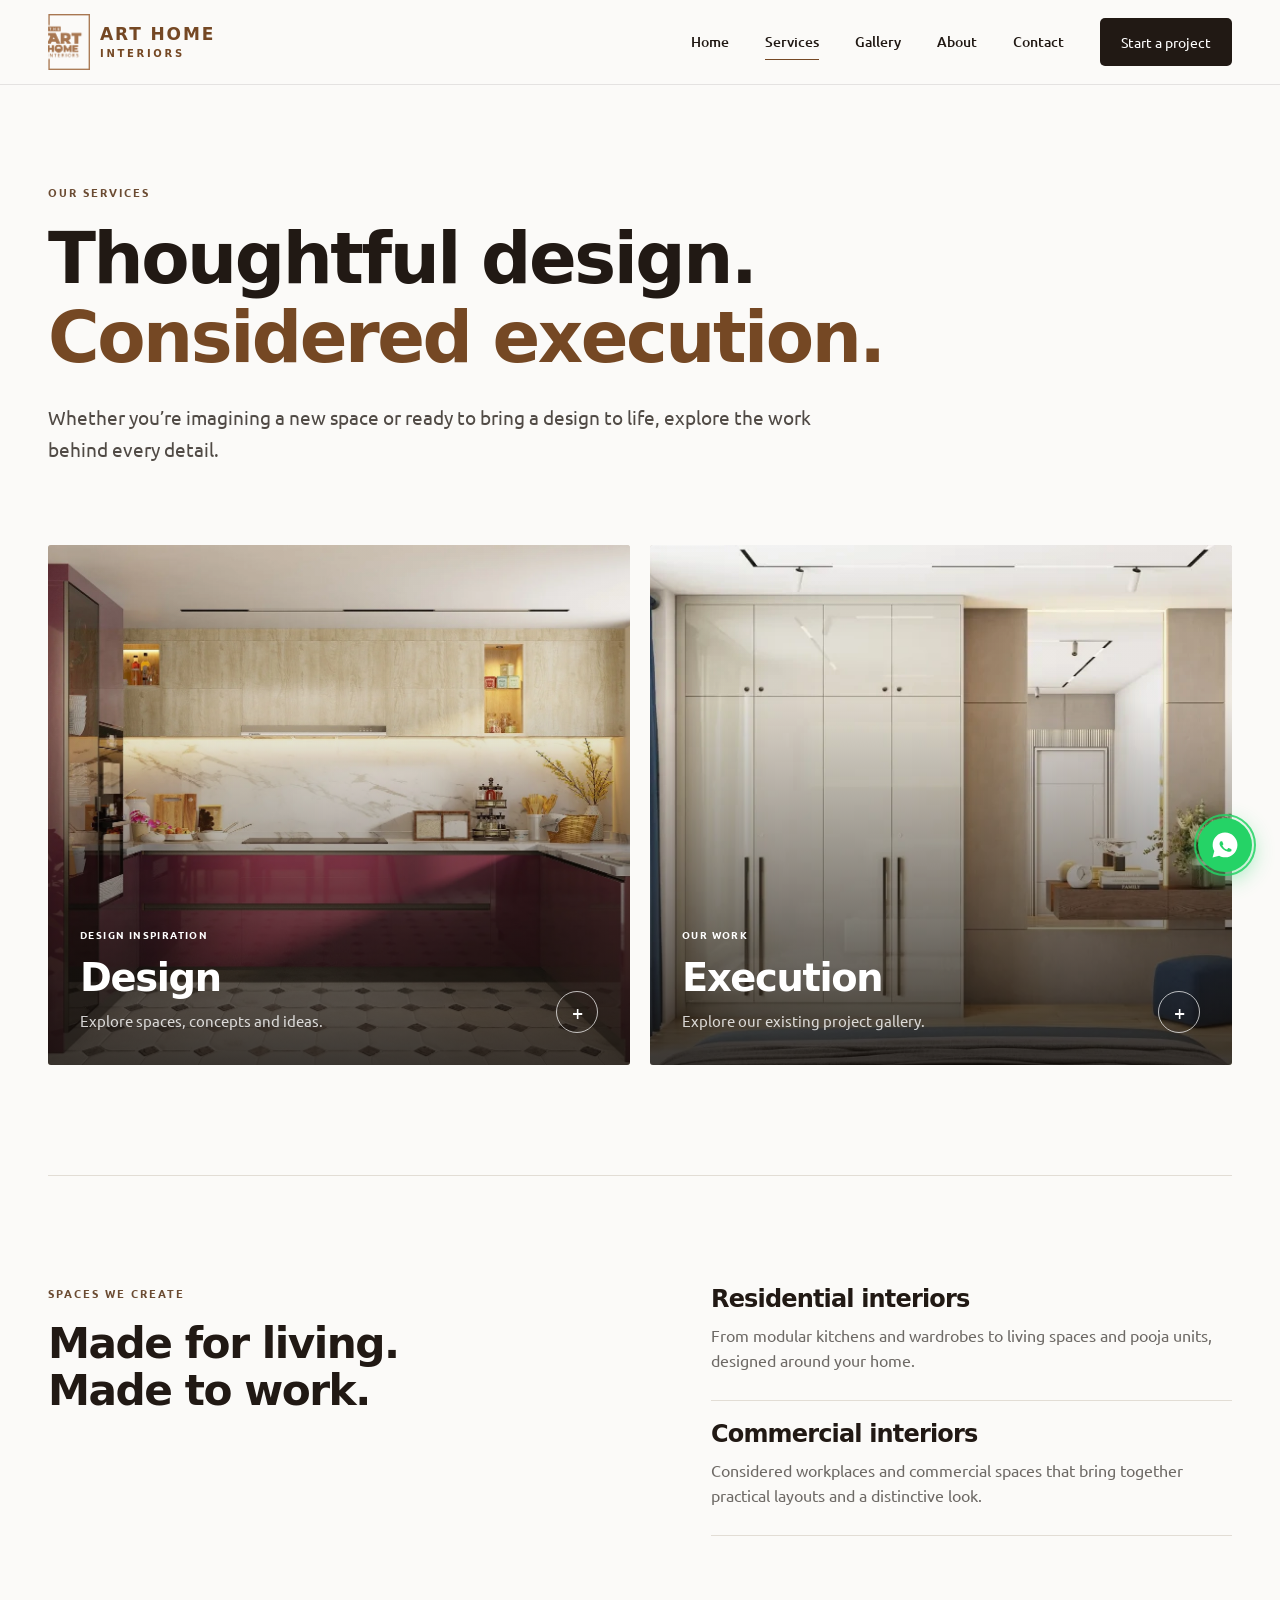
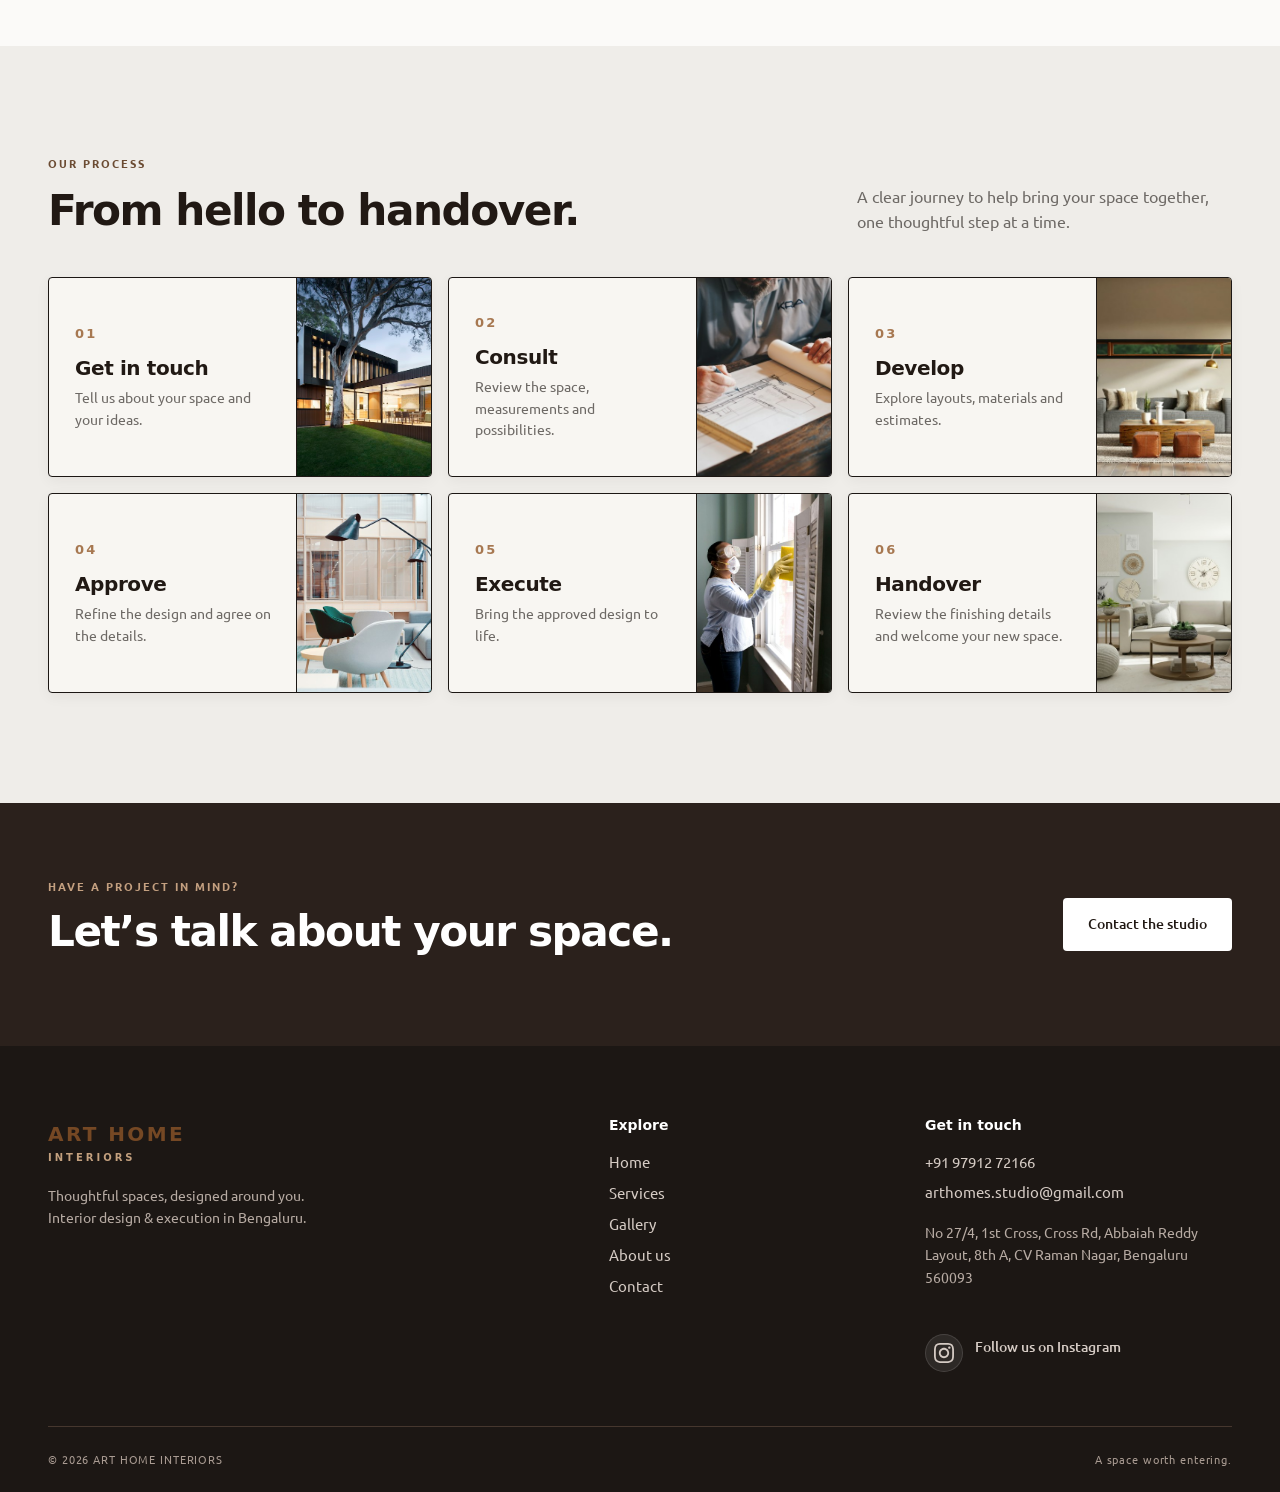
<file: services.html>
<!doctype html><html lang="en"><head><meta charset="utf-8"><meta name="viewport" content="width=device-width,initial-scale=1,maximum-scale=5"><base href="/"><link rel="icon" href="favicon.ico" type="image/x-icon"><title>Services | ART HOME Interiors</title><meta name="description" content="Discover interior design and execution services from ART HOME Interiors."><link rel="preconnect" href="https://fonts.googleapis.com"><link rel="preconnect" href="https://fonts.gstatic.com" crossorigin><link rel="preload" as="style" href="https://fonts.googleapis.com/css2?family=Google+Sans:wght@400;500;600;700&amp;family=Ubuntu:wght@400;500;700&amp;display=swap"><link rel="stylesheet" href="https://fonts.googleapis.com/css2?family=Google+Sans:wght@400;500;600;700&amp;family=Ubuntu:wght@400;500;700&amp;display=swap" media="print" onload="this.media='all'"><noscript><link rel="stylesheet" href="https://fonts.googleapis.com/css2?family=Google+Sans:wght@400;500;600;700&amp;family=Ubuntu:wght@400;500;700&amp;display=swap"></noscript><link rel="stylesheet" href="assets/style.css?v=44"><script defer src="assets/app.js?v=44"></script></head><body data-page="services"><a class="skip" href="#main">Skip to content</a><header class="site-header"><div class="header-inner wrap"><a class="brand" href="index.html" ><img src="assets/site/logo.webp?v=brown" alt="ART HOME Interiors" width="42" height="57"><span class="brand-word">ART HOME<small>INTERIORS</small></span></a><button class="menu-toggle" type="button" aria-controls="primary-nav" aria-expanded="false" aria-label="Open menu"><span></span><span></span></button><nav id="primary-nav" class="primary-nav" aria-label="Main navigation"><a href="index.html">Home</a><a href="services.html" aria-current="page">Services</a><a href="/gallery?view=design">Gallery</a><a href="about.html">About</a><a href="contact.html">Contact</a><a class="nav-cta" href="contact.html">Start a project</a></nav></div></header><main id="main">
<section class="page-intro wrap"><p class="kicker">OUR SERVICES</p><h1>Thoughtful design.<br><em>Considered execution.</em></h1><p class="lead">Whether you’re imagining a new space or ready to bring a design to life, explore the work behind every detail.</p></section>
<section class="wrap service-choice section-tight"><div class="feature-grid"><a class="feature-card feature-card-service" href="/gallery?view=design"><img src="assets/design/kitchen-04.webp" alt="Modular kitchen design" loading="eager"><div class="feature-label"><div><span>DESIGN INSPIRATION</span><h2>Design</h2><p>Explore spaces, concepts and ideas.</p></div><span class="round-arrow" aria-hidden="true">+</span></div></a><a class="feature-card feature-card-service" href="/gallery?view=execution"><img src="assets/execution/wardrobe-05.webp" alt="A wardrobe interior" loading="eager"><div class="feature-label"><div><span>OUR WORK</span><h2>Execution</h2><p>Explore our existing project gallery.</p></div><span class="round-arrow" aria-hidden="true">+</span></div></a></div></section>
<section class="section wrap service-summary"><div><p class="kicker">SPACES WE CREATE</p><h2>Made for living.<br>Made to work.</h2></div><div class="service-list"><article><h3>Residential interiors</h3><p>From modular kitchens and wardrobes to living spaces and pooja units, designed around your home.</p></article><article><h3>Commercial interiors</h3><p>Considered workplaces and commercial spaces that bring together practical layouts and a distinctive look.</p></article></div></section>
<section id="process" class="process section"><div class="wrap"><div class="section-head"><div><p class="kicker">OUR PROCESS</p><h2>From hello to handover.</h2></div><p>A clear journey to help bring your space together, one thoughtful step at a time.</p></div><div class="process-grid"><article><div class="process-card-content"><span class="process-num">01</span><h3>Get in touch</h3><p>Tell us about your space and your ideas.</p></div><div class="process-card-photo"><img src="assets/site/process-01.jpg?v=37" alt="" loading="lazy"></div></article><article><div class="process-card-content"><span class="process-num">02</span><h3>Consult</h3><p>Review the space, measurements and possibilities.</p></div><div class="process-card-photo"><img src="assets/site/process-02.jpg?v=37" alt="" loading="lazy"></div></article><article><div class="process-card-content"><span class="process-num">03</span><h3>Develop</h3><p>Explore layouts, materials and estimates.</p></div><div class="process-card-photo"><img src="assets/site/process-03.jpg?v=37" alt="" loading="lazy"></div></article><article><div class="process-card-content"><span class="process-num">04</span><h3>Approve</h3><p>Refine the design and agree on the details.</p></div><div class="process-card-photo"><img src="assets/site/process-04.jpg?v=37" alt="" loading="lazy"></div></article><article><div class="process-card-content"><span class="process-num">05</span><h3>Execute</h3><p>Bring the approved design to life.</p></div><div class="process-card-photo"><img src="assets/site/process-05.jpg?v=37" alt="" loading="lazy"></div></article><article><div class="process-card-content"><span class="process-num">06</span><h3>Handover</h3><p>Review the finishing details and welcome your new space.</p></div><div class="process-card-photo"><img src="assets/site/process-06.jpg?v=37" alt="" loading="lazy"></div></article></div></div></section>
<section class="cta-band"><div class="wrap cta-inner"><div><p class="kicker">HAVE A PROJECT IN MIND?</p><h2>Let’s talk about your space.</h2></div><a class="btn btn-light" href="contact.html">Contact the studio</a></div></section>
</main><footer class="footer"><div class="wrap footer-grid"><div class="footer-brand-col"><a class="footer-brand" href="index.html">ART HOME <span>INTERIORS</span></a><p>Thoughtful spaces, designed around you.<br>Interior design &amp; execution in Bengaluru.</p></div><div class="footer-nav-col"><h3>Explore</h3><div class="footer-links-grid"><a href="index.html">Home</a><a href="services.html">Services</a><a href="/gallery?view=design">Gallery</a><a href="about.html">About us</a><a href="contact.html">Contact</a></div></div><div class="footer-contact-col"><h3>Get in touch</h3><div class="footer-contact-links"><a href="tel:+919791272166">+91 97912 72166</a><a href="mailto:arthomes.studio@gmail.com">arthomes.studio@gmail.com</a></div><p>No 27/4, 1st Cross, Cross Rd, Abbaiah Reddy Layout, 8th A, CV Raman Nagar, Bengaluru 560093</p><div class="footer-social-row"><a href="https://www.instagram.com/arthomesinteriors" class="footer-instagram" target="_blank" rel="noopener noreferrer" aria-label="Follow ART HOME Interiors on Instagram" title="Follow us on Instagram (@arthomesinteriors)"><svg viewBox="0 0 24 24" width="20" height="20" fill="currentColor" aria-hidden="true"><path d="M12 2.163c3.204 0 3.584.012 4.85.07 3.252.148 4.771 1.691 4.919 4.919.058 1.265.069 1.645.069 4.849 0 3.205-.012 3.584-.069 4.849-.149 3.225-1.664 4.771-4.919 4.919-1.266.058-1.644.07-4.85.07-3.204 0-3.584-.012-4.849-.07-3.26-.149-4.771-1.699-4.919-4.92-.058-1.265-.07-1.644-.07-4.849 0-3.204.013-3.583.07-4.849.149-3.227 1.664-4.771 4.919-4.919 1.266-.057 1.645-.069 4.849-.069zm0-2.163c-3.259 0-3.667.014-4.947.072-4.358.2-6.78 2.618-6.98 6.98-.059 1.281-.073 1.689-.073 4.948 0 3.259.014 3.668.072 4.948.2 4.358 2.618 6.78 6.98 6.98 1.281.058 1.689.072 4.948.072 3.259 0 3.668-.014 4.948-.072 4.354-.2 6.782-2.618 6.979-6.98.059-1.28.073-1.689.073-4.948 0-3.259-.014-3.667-.072-4.947-.196-4.354-2.617-6.78-6.979-6.98-1.281-.059-1.69-.073-4.949-.073zm0 5.838c-3.403 0-6.162 2.759-6.162 6.162s2.759 6.163 6.162 6.163 6.162-2.759 6.162-6.163c0-3.403-2.759-6.162-6.162-6.162zm0 10.162c-2.209 0-4-1.79-4-4 0-2.209 1.791-4 4-4s4 1.791 4 4c0 2.21-1.791 4-4 4zm6.406-11.845c-.796 0-1.441.645-1.441 1.44s.645 1.44 1.441 1.44c.795 0 1.439-.645 1.439-1.44s-.644-1.44-1.439-1.44z"/></svg></a><a href="https://www.instagram.com/arthomesinteriors" target="_blank" rel="noopener noreferrer" class="footer-social-label">Follow us on Instagram</a></div></div></div><div class="wrap footer-bottom"><span>© 2026 ART HOME INTERIORS</span><span>A space worth entering.</span></div></footer>
  <!-- Floating WhatsApp Quick Action -->
  <a href="https://wa.me/919791272166?text=Hello%20ART%20HOME%20INTERIORS%2C%20I%20would%20like%20to%20discuss%20a%20project." class="floating-wa-btn" target="_blank" rel="noopener noreferrer" aria-label="Chat with Art Homes on WhatsApp">
    <svg viewBox="0 0 24 24" fill="currentColor"><path d="M12.04 2c-5.46 0-9.91 4.45-9.91 9.91 0 1.75.46 3.45 1.32 4.95L2.05 22l5.25-1.38c1.45.79 3.08 1.21 4.74 1.21 5.46 0 9.91-4.45 9.91-9.91 0-2.65-1.03-5.14-2.9-7.01A9.816 9.816 0 0012.04 2zm5.79 14.07c-.24.67-1.39 1.29-1.93 1.37-.5.08-1.15.11-3.69-.94-2.18-.89-3.58-3.1-3.69-3.25-.11-.15-.88-1.17-.88-2.23 0-1.06.56-1.58.76-1.8.2-.22.44-.28.59-.28.15 0 .3 0 .43.01.14.01.32-.05.5.38.19.45.65 1.58.71 1.7.06.11.1.25.02.4-.08.15-.12.24-.24.38-.12.14-.25.3-.36.41-.12.11-.25.24-.11.47.14.24.63 1.04 1.35 1.68.93.83 1.71 1.09 1.95 1.21.24.12.38.1.52-.06.14-.17.6-.7.76-.94.16-.24.32-.2.54-.12.22.08 1.4.66 1.64.78.24.12.4.18.46.28.06.1.06.6-.18 1.27z"/></svg>
    <span class="wa-tooltip">Chat with us</span>
  </a>
</body></html>
</file>
<file: assets/style.css>
:root{--ink:#211914;--muted:#6d6965;--paper:#fbfaf8;--stone:#f2f0ec;--line:#e2ddd5;--accent:#754824;--heading:'Google Sans',system-ui,-apple-system,sans-serif;--body:'Ubuntu',system-ui,-apple-system,sans-serif}*{box-sizing:border-box}html{scroll-behavior:smooth;overflow-x:hidden;width:100%;max-width:100%}body{margin:0;background:var(--paper);color:var(--ink);font-family:var(--body);font-size:16px;line-height:1.6;overflow-x:hidden;width:100%;max-width:100%;position:relative}body:has(dialog[open]){overflow:hidden}a{color:inherit;text-decoration:none}button,input,select,textarea{font:inherit}button{cursor:pointer}img{display:block;max-width:100%}h1,h2,h3,h4,p{margin:0}h1,h2,h3,h4{font-family:var(--heading);font-weight:600;letter-spacing:-.035em;line-height:1.12}h1{font-size:clamp(3rem,5.5vw,5.8rem)}h2{font-size:clamp(2.2rem,3.3vw,3.65rem)}h3{font-size:1.3rem}p{color:var(--muted)}.wrap{width:min(1280px,calc(100% - 96px));margin-inline:auto}.section{padding:110px 0}.section-tight{padding:25px 0 110px}.skip{position:absolute;z-index:100;left:10px;top:-100px;background:#fff;padding:10px}.skip:focus{top:10px}.site-header{position:sticky;top:0;background:rgba(251,250,248,.97);z-index:30;border-bottom:1px solid rgba(33,25,20,.1);backdrop-filter:blur(12px)}.header-inner{height:84px;display:flex;align-items:center;justify-content:space-between;gap:35px}.brand{display:flex;align-items:center;gap:10px;flex-shrink:0}.brand img{width:42px;height:57px;object-fit:contain}.brand-word{font-family:var(--heading);font-size:17px;font-weight:700;letter-spacing:.11em;line-height:1.1;color:var(--accent)}.brand-word small{display:block;color:var(--accent);font-size:10px;letter-spacing:.27em;margin-top:5px}.primary-nav{display:flex;align-items:center;gap:36px}.primary-nav>a:not(.nav-cta){font-size:14px;font-weight:500;position:relative;padding:7px 0}.primary-nav>a:not(.nav-cta)::after{content:'';height:1px;position:absolute;bottom:0;left:0;right:100%;background:var(--accent);transition:right .25s}.primary-nav>a:hover::after,.primary-nav>a[aria-current]::after{right:0}.nav-cta{background:var(--ink);color:white;padding:13px 21px;border-radius:5px;font-size:14px}.menu-toggle{display:none;background:none;border:0;padding:12px}.menu-toggle span{display:block;width:25px;height:2px;background:var(--ink);margin:6px 0}.hero{display:grid;grid-template-columns:minmax(0,.9fr) minmax(0,1.1fr);min-height:min(700px,calc(100vh - 84px));background:#edeae5}.hero-copy{display:flex;flex-direction:column;justify-content:center;padding:85px clamp(36px,7vw,110px);position:relative}.eyebrow,.kicker{font-size:11px;font-weight:700;letter-spacing:.18em;color:#6b4b32;line-height:1.4}.eyebrow{display:flex;align-items:center;gap:10px}.eyebrow span{width:25px;height:1px;background:#6b4b32}.hero h1{margin:28px 0 24px;max-width:650px}.hero h1 em,.page-intro h1 em{font-style:normal;color:#754824}.hero-copy>p{font-size:17px;max-width:480px;line-height:1.75}.actions{display:flex;align-items:center;gap:28px;margin-top:32px;flex-wrap:wrap}.btn{display:inline-flex;align-items:center;justify-content:center;min-height:52px;padding:14px 24px;border:1px solid transparent;border-radius:4px;font-size:14px;font-weight:500;transition:background .2s,color .2s,transform .2s}.btn:hover{transform:translateY(-2px)}.btn-dark{background:var(--ink);color:#fff}.btn-dark:hover{background:#5a4031}.btn-light{background:#fff;color:var(--ink)}.btn-outline{border-color:var(--ink);background:transparent}.btn-outline:hover{background:var(--ink);color:white}.text-link,.underline-link{font-size:14px;font-weight:500;border:0;background:transparent;border-bottom:1px solid currentColor;padding:0 0 4px;display:inline-block;color:var(--ink)}.text-link span{padding-left:5px}.hero-note{display:flex;flex-direction:column;gap:4px;margin-top:65px;font-size:12px;color:#544d47}.hero-note strong{font-size:10px;letter-spacing:.16em;color:#6b4b32}.hero-photo{position:relative;min-height:620px;overflow:hidden}.hero-photo>img,.hero-photo picture,.hero-photo picture img{width:100%;height:100%;position:absolute;inset:0;object-fit:cover}.photo-caption{position:absolute;bottom:24px;right:28px;background:rgba(255,255,255,.92);padding:12px 18px;font-size:10px;font-weight:700;letter-spacing:.12em}.photo-caption span{display:block;color:#544d47;margin-top:4px}.intro{display:grid;grid-template-columns:1fr 1fr;gap:12%;align-items:start}.intro h2{max-width:600px;margin-top:18px}.intro p+p{margin-top:18px}.intro .underline-link{margin-top:26px}.lead{font-size:clamp(17px,1.45vw,20px);line-height:1.7;color:#504a45}.services-preview{background:#fff}.section-head{display:flex;align-items:end;justify-content:space-between;gap:50px;margin-bottom:42px}.section-head h2{margin-top:16px}.section-head>p{max-width:375px;font-size:16px}.feature-grid{display:grid;grid-template-columns:repeat(2,minmax(0,1fr));gap:20px}.feature-card{position:relative;min-height:490px;overflow:hidden;background:#d0c7be;color:white;border-radius:3px}.feature-card:after{content:'';position:absolute;inset:0;background:linear-gradient(0deg,rgba(17,13,10,.8),rgba(17,13,10,.02) 70%)}.feature-card>img{position:absolute;width:100%;height:100%;object-fit:cover;transition:transform .6s ease}.feature-card:hover>img{transform:scale(1.045)}.feature-label{position:absolute;z-index:1;bottom:0;left:0;right:0;padding:32px;display:flex;justify-content:space-between;align-items:end;gap:15px}.feature-label>div>span{font-size:10px;letter-spacing:.14em;font-weight:700}.feature-label h3,.feature-label h2{font-size:clamp(2rem,3vw,3rem);margin:10px 0}.feature-label p{font-size:15px;color:rgba(255,255,255,.8)}.round-arrow{width:42px;height:42px;border:1px solid rgba(255,255,255,.7);border-radius:50%;display:grid;place-items:center;font-size:20px}.center-action{text-align:center;margin-top:40px}.details{display:grid;grid-template-columns:1fr 1fr;gap:10%;align-items:center}.detail-image img{height:590px;width:100%;object-fit:cover}.detail-copy h2{margin:18px 0 22px}.detail-copy .lead{max-width:490px}.simple-list{margin:32px 0;padding:0;list-style:none}.simple-list li{padding:13px 0;border-bottom:1px solid var(--line);font-size:15px}.simple-list li:before{content:'✦';color:var(--accent);margin-right:13px}.cta-band{background:#2b211c;color:#fff;padding:76px 0}.cta-inner{display:flex;justify-content:space-between;align-items:center;gap:30px}.cta-inner .kicker{color:#c4a080}.cta-inner h2{margin:14px 0}.cta-inner p:not(.kicker){color:#d3c9c2}.footer{background:#1c1714;color:white;padding:72px 0 24px}.footer-grid{display:grid;grid-template-columns:2fr 1fr 1.25fr;gap:70px}.footer-brand{font-family:var(--heading);font-size:20px;font-weight:700;letter-spacing:.12em;color:var(--accent)}.footer-brand span{display:block;font-size:10px;letter-spacing:.3em;color:#c3a07e}.footer p{color:#b7aba3;font-size:14px;max-width:360px;margin:18px 0}.footer h3{font-size:14px;letter-spacing:0;margin:0 0 16px}.footer-grid>div>a:not(.footer-brand){display:block;color:#d5cbc4;margin:7px 0;font-size:14px}.footer-bottom{display:flex;justify-content:space-between;border-top:1px solid #46372e;margin-top:54px;padding-top:24px;color:#a99b92;font-size:11px;letter-spacing:.08em}.page-intro{padding:100px 0 55px}.page-intro h1{margin:20px 0 24px}.page-intro .lead{max-width:770px}.service-choice .feature-card{min-height:520px}.service-summary{display:grid;grid-template-columns:1fr 1fr;gap:12%;border-top:1px solid var(--line)}.service-summary h2{margin-top:18px}.service-list article{padding:20px 0 26px;border-bottom:1px solid var(--line)}.service-list article:first-child{padding-top:0}.service-list h3{font-size:1.5rem;margin-bottom:10px}.process{background:#efede9}.process-grid{display:grid;grid-template-columns:repeat(3,1fr);gap:1px;background:#d8d2ca;border:1px solid #d8d2ca}.process-grid article{background:#f8f6f2;min-height:180px;padding:25px}.process-grid span{font-family:var(--heading);color:#754824;font-size:12px}.process-grid h3{margin:26px 0 10px;font-size:17px}.process-grid p{font-size:14px}.gallery-intro{padding-bottom:40px}.gallery-tabs{display:flex;gap:8px;border-bottom:1px solid var(--line);margin-bottom:55px;overflow-x:auto}.gallery-tabs a{white-space:nowrap;padding:15px 22px;border-bottom:2px solid transparent;color:var(--muted);font-weight:500;font-size:15px}.gallery-tabs a.active{color:var(--ink);border-color:var(--ink)}.gallery-top{display:flex;justify-content:space-between;gap:30px;align-items:end;margin-bottom:35px}.gallery-top h2{font-size:clamp(2rem,3vw,3rem);margin:10px 0}.gallery-top p{max-width:600px}.gallery-top .count{font-size:13px;color:#897c71;white-space:nowrap}.category-grid{display:grid;grid-template-columns:repeat(3,1fr);gap:18px;margin-bottom:55px}.category-card{position:relative;padding:0;border:0;background:#ddd;text-align:left;min-height:210px;border-radius:3px;overflow:hidden;color:#fff}.category-card img{position:absolute;width:100%;height:100%;inset:0;object-fit:cover;transition:transform .5s}.category-card:hover img{transform:scale(1.04)}.category-card:after{content:'';position:absolute;inset:0;background:linear-gradient(0deg,rgba(20,15,12,.75),transparent 75%)}.category-card span{position:absolute;z-index:1;bottom:19px;left:20px;font-family:var(--heading);font-weight:600;font-size:19px;line-height:1.2}.category-card.selected{outline:3px solid var(--accent);outline-offset:2px}.filter-row{display:flex;align-items:center;gap:10px;flex-wrap:wrap;margin-bottom:27px}.filter-row button{background:transparent;border:1px solid #d6cfc7;border-radius:100px;padding:8px 14px;font-size:13px;color:#5f5751}.filter-row button.active,.filter-row button:hover{background:var(--ink);color:#fff;border-color:var(--ink)}.gallery-grid{display:grid;grid-template-columns:repeat(3,minmax(0,1fr));gap:22px}.photo-card{padding:0;border:0;background:transparent;text-align:left;color:var(--ink);min-width:0}.photo-card .image-wrap{height:270px;overflow:hidden;background:#ded8d0}.photo-card img{width:100%;height:100%;object-fit:cover;transition:transform .5s}.photo-card:hover img{transform:scale(1.05)}.photo-card p{font-size:14px;color:#4e4742;padding:12px 0 8px}.gallery-results-head{display:flex;justify-content:space-between;align-items:center;gap:20px;margin:0 0 26px}.gallery-results-head h3{font-size:1.45rem}.gallery-results-head span{color:var(--muted);font-size:13px}.lightbox,.referral-dialog{border:0;padding:0;background:transparent;max-width:none;max-height:none}.lightbox::backdrop,.referral-dialog::backdrop{background:rgba(19,14,12,.82)}.lightbox-shell{height:90vh;width:min(1180px,92vw);display:grid;grid-template-columns:48px minmax(0,1fr) 48px;grid-template-rows:minmax(0,1fr) auto;align-items:center;position:relative;gap:12px}.lightbox-shell img{grid-column:2;grid-row:1;max-height:80vh;max-width:100%;width:auto;height:auto;object-fit:contain;justify-self:center}.lightbox-shell p{grid-column:1/4;text-align:center;color:white;font-size:14px}.lightbox-shell button,.dialog-close{background:#fff;border:0;border-radius:50%;width:42px;height:42px;font-size:26px;line-height:1}.lightbox-prev{grid-column:1;grid-row:1}.lightbox-next{grid-column:3;grid-row:1}.lightbox-close{position:absolute;right:0;top:0;z-index:2}.before-nav{display:flex;gap:10px;flex-wrap:wrap;margin:0 0 20px}.before-nav button{padding:10px 15px;background:#fff;border:1px solid var(--line);border-radius:3px}.before-nav button.active{background:var(--ink);border-color:var(--ink);color:#fff}.compare{position:relative;aspect-ratio:16/8;overflow:hidden;--split:50%;background:#ddd}.compare img{position:absolute;inset:0;width:100%;height:100%;object-fit:cover}.compare .compare-before{clip-path:inset(0 calc(100% - var(--split)) 0 0)}.compare:after{content:'';position:absolute;top:0;bottom:0;left:var(--split);width:2px;background:white;pointer-events:none}.compare-label{position:absolute;top:18px;z-index:1;background:#fff;padding:7px 12px;font-size:12px;font-weight:700}.compare-label.before{left:18px}.compare-label.after{right:18px}.compare-controls{display:flex;gap:16px;align-items:center;margin:18px 0}.compare-controls input{width:min(500px,100%);accent-color:#201714}.compare-controls label{font-size:14px}.about-image img{height:560px;width:100%;object-fit:cover}.principles{display:grid;grid-template-columns:repeat(3,1fr);gap:35px}.principles article{border-top:1px solid #b9ada2;padding-top:25px}.principles h3{margin-bottom:15px}.contact-grid{display:grid;grid-template-columns:.8fr 1fr;gap:12%}.contact-info h2,.contact-form-card h2{font-size:2.4rem;margin:14px 0 16px}.contact-info>div:first-child>p:last-child{max-width:420px}.contact-detail{border-top:1px solid var(--line);padding:22px 0}.contact-detail:first-of-type{margin-top:30px}.contact-detail span{display:block;font-size:11px;letter-spacing:.14em;font-weight:700;color:#6b4b32;margin-bottom:8px}.contact-detail a:not(.underline-link){font-size:17px;color:var(--ink)}.contact-detail p{font-size:15px}.contact-detail .underline-link{margin-top:10px}.contact-form-card{background:#fff;padding:42px;border:1px solid var(--line)}.contact-form-card>p:not(.kicker){margin-bottom:25px}form{display:grid;gap:18px}form label{display:grid;gap:7px;font-size:14px;font-weight:500}form label span{color:#544d47;font-weight:400}input,select,textarea{width:100%;min-width:0;background:#fcfbfa;color:var(--ink);border:1px solid #dcd6ce;border-radius:3px;padding:13px;font-size:15px}input:focus,select:focus,textarea:focus{outline:2px solid #b88c69;outline-offset:1px}textarea{resize:vertical}.full{width:100%}.referral-section{background:#f1eeea}.referral-card{display:grid;grid-template-columns:1fr 280px;align-items:center;gap:50px;background:#fff;padding:50px}.referral-card h2{margin:15px 0}.referral-card p:not(.kicker){max-width:560px}.ref-text{margin-top:22px}.referral-image{border:0;padding:0;background:#fff;max-width:280px;justify-self:end}.referral-image img{width:100%;border-radius:4px}.referral-dialog{width:min(92vw,520px);max-height:calc(100dvh - 32px);overflow-y:auto;border-radius:5px;background:#fff}.dialog-inner{position:relative;padding:42px}.dialog-inner h2{font-size:2.25rem;margin:15px 0}.dialog-inner p:not(.kicker){margin-bottom:24px}.dialog-close{position:absolute;top:14px;right:14px;border:1px solid var(--line)}.loading{padding:45px 0}@media(max-width:1000px){.wrap{width:min(100% - 64px,1280px)}.primary-nav{gap:20px}.hero-copy{padding:55px 40px}.hero-photo{min-height:570px}.hero h1{font-size:clamp(3rem,5.5vw,4.3rem)}.feature-card{min-height:390px}.process-grid{grid-template-columns:repeat(2,1fr)}.contact-grid{gap:7%}}@media(max-width:760px){.wrap{width:calc(100% - 40px)}.section{padding:70px 0}.section-tight{padding:12px 0 70px}.header-inner{height:74px}.brand img{width:37px;height:51px}.brand-word{font-size:15px}.menu-toggle{display:block}.primary-nav{display:none;position:absolute;top:74px;left:0;right:0;background:#fbfaf8;border-top:1px solid var(--line);box-shadow:0 18px 25px rgba(0,0,0,.08);padding:15px 20px 24px;align-items:stretch;gap:0;flex-direction:column;max-height:calc(100dvh - 74px);overflow-y:auto}.primary-nav.open{display:flex}.primary-nav>a:not(.nav-cta){padding:14px 0;border-bottom:1px solid var(--line);font-size:15px}.primary-nav>a:not(.nav-cta)::after{display:none}.nav-cta{text-align:center;margin-top:15px}.hero{grid-template-columns:1fr}.hero-copy{padding:60px 20px 50px}.hero-copy>p{font-size:16px}.hero h1{font-size:clamp(2.8rem,10vw,4rem);margin:24px 0 20px}.hero-note{margin-top:38px}.hero-photo{min-height:430px}.photo-caption{right:15px;bottom:15px}.intro,.details,.service-summary,.contact-grid{grid-template-columns:1fr;gap:35px}.intro h2{margin-top:12px}.section-head,.cta-inner,.gallery-top{display:block}.section-head>p{margin-top:18px}.feature-grid{grid-template-columns:1fr;gap:14px}.feature-card,.service-choice .feature-card{min-height:360px}.feature-label{padding:24px}.details{gap:35px}.detail-image img{height:400px}.cta-inner .btn{margin-top:25px}.footer-grid{grid-template-columns:1fr 1fr;gap:40px}.footer-grid>div:first-child{grid-column:1/3}.footer-bottom{gap:20px;flex-wrap:wrap}.page-intro{padding:66px 0 35px}.page-intro h1{font-size:clamp(2.7rem,10vw,4rem)}.service-summary{gap:30px}.process-grid{grid-template-columns:repeat(2,1fr)}.process-grid article{min-height:155px;padding:20px}.process-grid h3{margin-top:20px}.category-grid{grid-template-columns:repeat(2,1fr);gap:12px}.category-card{min-height:170px}.category-card span{font-size:16px;left:15px;bottom:16px}.gallery-grid{grid-template-columns:repeat(2,1fr);gap:12px}.photo-card .image-wrap{height:190px}.gallery-top .count{display:block;margin-top:10px}.gallery-tabs{margin-bottom:40px}.gallery-tabs a{padding:12px 15px}.gallery-results-head{margin-bottom:20px}.lightbox-shell{width:96vw;grid-template-columns:35px minmax(0,1fr) 35px;gap:2px}.lightbox-shell button{width:34px;height:34px;font-size:22px}.compare{aspect-ratio:4/3}.about-image img{height:370px}.principles{grid-template-columns:1fr;gap:30px}.contact-form-card{padding:25px}.referral-card{padding:26px;grid-template-columns:1fr;gap:25px}.referral-image{justify-self:start;width:210px}.dialog-inner{padding:30px 24px}.contact-heading{padding-bottom:35px}}@media(max-width:380px){.gallery-grid{grid-template-columns:1fr}.photo-card .image-wrap{height:240px}.category-card{min-height:140px}.process-grid{grid-template-columns:1fr}}@media(prefers-reduced-motion:reduce){*,*::before,*::after{scroll-behavior:auto!important;transition:none!important}}#gallery-results{scroll-margin-top:105px}.contact-heading{display:grid;grid-template-columns:1fr 1.05fr;gap:clamp(32px,4.5vw,56px);align-items:center;padding-bottom:40px}.contact-heading-left h1{margin:18px 0 20px}.contact-info-compact{background:#fff;border:1px solid var(--line);border-radius:6px;padding:26px 28px;box-shadow:0 4px 20px rgba(33,25,20,0.03)}.contact-compact-head{margin-bottom:16px;padding-bottom:12px;border-bottom:1px solid var(--line)}.contact-compact-head h2{font-size:1.45rem;margin:4px 0 6px;color:var(--ink)}.contact-compact-sub{font-size:13px;color:var(--muted);line-height:1.5;margin:0}.contact-compact-grid{display:grid;grid-template-columns:1fr 1fr;gap:14px 22px}.contact-compact-item span{display:block;font-size:10px;font-weight:700;letter-spacing:.14em;color:#6b4b32;margin-bottom:4px}.contact-compact-item a:not(.underline-link),.contact-compact-item p{font-size:14px;color:var(--ink);line-height:1.4;margin:0}.contact-compact-item small{color:var(--muted);font-size:11.5px}.contact-compact-item a:not(.underline-link):hover{color:var(--accent)}.contact-compact-item .underline-link{font-size:12.5px;margin-top:4px;display:inline-block}.contact-form-section{max-width:840px;margin-inline:auto}.contact-action-grid{display:grid;grid-template-columns:1fr 1.12fr;gap:36px;align-items:stretch}.referral-card-side{background:#fff;border:1px solid var(--line);border-radius:4px;overflow:hidden;display:flex;flex-direction:column;justify-content:space-between}.referral-side-content{padding:36px 36px 24px;display:flex;flex-direction:column;justify-content:space-between;flex-grow:1;gap:20px}.referral-side-content h2{font-size:1.95rem;margin:10px 0 12px;line-height:1.2}.referral-side-content p:not(.kicker){font-size:14.5px;color:var(--muted);line-height:1.55}.referral-cover-btn{display:block;width:100%;border:0;border-top:1px solid var(--line);padding:20px 20px 10px;background:#f8f6f2;cursor:pointer;position:relative;text-align:center;margin-top:auto}.referral-cover-img{width:100%;max-height:300px;object-fit:contain;margin:0 auto;transition:transform .3s ease;display:block}.referral-cover-btn:hover .referral-cover-img{transform:scale(1.03)}.contact-form-card{border-radius:4px}.contact-form-card form{display:grid;grid-template-columns:1fr 1fr;gap:18px}.contact-form-card form label.full,.contact-form-card form button.full{grid-column:1/-1}@media(max-width:880px){.contact-heading{grid-template-columns:1fr;gap:36px}.contact-action-grid{grid-template-columns:1fr;gap:32px}.contact-form-card form{grid-template-columns:1fr}}.studio-map-panoramic-section{width:100%;margin-top:45px;position:relative;overflow:hidden;border-top:1px solid var(--line);border-bottom:1px solid var(--line);background:#edeae5}.google-map-panoramic-strip{position:relative;width:100%;height:380px;min-height:340px;overflow:hidden;background:#edeae5}.gmap-panoramic-iframe{width:100%;height:100%;border:0;display:block}.google-map-panoramic-strip .gmap-floating-card{position:absolute;top:18px;left:clamp(16px, 4vw, 42px);z-index:10;background:rgba(255, 255, 255, 0.96);backdrop-filter:blur(10px);-webkit-backdrop-filter:blur(10px);border:1px solid var(--line);border-radius:8px;box-shadow:0 8px 24px rgba(0, 0, 0, 0.12);padding:14px 18px;max-width:320px;text-align:left}.google-map-panoramic-strip .gmap-card-title{font-family:var(--heading);font-size:15px;font-weight:700;color:var(--ink);margin:0 0 4px 0}.google-map-panoramic-strip .gmap-card-address{font-size:12px;color:var(--muted);line-height:1.4;margin:0 0 8px 0}.google-map-panoramic-strip .gmap-card-rating{display:flex;align-items:center;gap:5px;font-size:12px;margin-bottom:12px}.google-map-panoramic-strip .gmap-rating-num{font-weight:700;color:var(--ink)}.google-map-panoramic-strip .gmap-rating-star{color:#e37400;font-size:13px}.google-map-panoramic-strip .gmap-rating-count{color:var(--accent);text-decoration:none;font-size:11.5px}.google-map-panoramic-strip .gmap-rating-count:hover{text-decoration:underline}.google-map-panoramic-strip .gmap-card-footer{display:flex;align-items:center;gap:8px}.google-map-panoramic-strip .gmap-btn-open{background:var(--ink);color:#ffffff !important;font-size:12px;font-weight:600;padding:8px 16px;border-radius:5px;text-decoration:none;display:inline-flex;align-items:center;gap:6px;transition:background 0.2s ease, transform 0.2s ease}.google-map-panoramic-strip .gmap-btn-open:hover{background:#5a4031;transform:translateY(-1px)}.google-map-panoramic-strip .gmap-btn-directions{background:var(--accent);color:#ffffff !important;width:32px;height:32px;border-radius:5px;display:inline-flex;align-items:center;justify-content:center;text-decoration:none;transition:background 0.2s ease, transform 0.2s ease}.google-map-panoramic-strip .gmap-btn-directions:hover{background:#8e623d;transform:translateY(-1px)}@media (max-width:768px){.studio-map-panoramic-section{margin-top:30px}.google-map-panoramic-strip{display:flex;flex-direction:column;height:auto;min-height:unset}.google-map-panoramic-strip .gmap-floating-card{position:static;max-width:100%;border-radius:0;box-shadow:none;border:none;border-bottom:1px solid var(--line);padding:16px 20px;background:#ffffff}.google-map-panoramic-strip .gmap-panoramic-iframe{height:380px;min-height:360px;width:100%}}@keyframes fadeUp{0%{opacity:0;transform:translateY(32px)}100%{opacity:1;transform:translateY(0)}}@keyframes fadeLeft{0%{opacity:0;transform:translateX(-38px)}100%{opacity:1;transform:translateX(0)}}@keyframes fadeRight{0%{opacity:0;transform:translateX(38px)}100%{opacity:1;transform:translateX(0)}}@keyframes heroImgScale{0%{opacity:0;transform:scale(1.08)}100%{opacity:1;transform:scale(1)}}.fade-up, .fade-left, .fade-right, .fade-scale{opacity:0;will-change:opacity, transform, filter;transition:opacity 0.8s cubic-bezier(0.16, 1, 0.3, 1), transform 0.8s cubic-bezier(0.16, 1, 0.3, 1), filter 0.8s cubic-bezier(0.16, 1, 0.3, 1)}.fade-up{transform:translateY(32px)}.fade-left{transform:translateX(-38px)}.fade-right{transform:translateX(38px)}.fade-scale{transform:scale(0.92) translateY(20px)}.fade-up.is-visible, .fade-left.is-visible, .fade-right.is-visible, .fade-scale.is-visible{opacity:1;transform:none}.hero-copy > *{opacity:1}.hero-copy .eyebrow{animation-delay:0.08s}.hero-copy h1{animation-delay:0.2s}.hero-copy p{animation-delay:0.32s}.hero-copy .actions{animation-delay:0.44s}.hero-copy .hero-note{animation-delay:0.56s}.hero-photo img{opacity:1}.page-intro .kicker{opacity:0;animation:fadeUp 0.6s cubic-bezier(0.16, 1, 0.3, 1) forwards 0.05s}.page-intro h1{opacity:0;animation:fadeUp 0.75s cubic-bezier(0.16, 1, 0.3, 1) forwards 0.15s}.page-intro .lead{opacity:0;animation:fadeUp 0.8s cubic-bezier(0.16, 1, 0.3, 1) forwards 0.25s}.gallery-grid .photo-card{animation:fadeUp 0.65s cubic-bezier(0.16, 1, 0.3, 1) both}.gallery-grid .photo-card:nth-child(1){animation-delay:0.03s}.gallery-grid .photo-card:nth-child(2){animation-delay:0.06s}.gallery-grid .photo-card:nth-child(3){animation-delay:0.09s}.gallery-grid .photo-card:nth-child(4){animation-delay:0.12s}.gallery-grid .photo-card:nth-child(5){animation-delay:0.15s}.gallery-grid .photo-card:nth-child(6){animation-delay:0.18s}.gallery-grid .photo-card:nth-child(7){animation-delay:0.21s}.gallery-grid .photo-card:nth-child(8){animation-delay:0.24s}.gallery-grid .photo-card:nth-child(9){animation-delay:0.27s}.gallery-grid .photo-card:nth-child(10){animation-delay:0.30s}.gallery-grid .photo-card:nth-child(11){animation-delay:0.33s}.gallery-grid .photo-card:nth-child(12){animation-delay:0.36s}.category-grid .category-card{animation:fadeUp 0.55s cubic-bezier(0.16, 1, 0.3, 1) both}.category-grid .category-card:nth-child(1){animation-delay:0.04s}.category-grid .category-card:nth-child(2){animation-delay:0.08s}.category-grid .category-card:nth-child(3){animation-delay:0.12s}.category-grid .category-card:nth-child(4){animation-delay:0.16s}.category-grid .category-card:nth-child(5){animation-delay:0.20s}.category-grid .category-card:nth-child(6){animation-delay:0.24s}.photo-card{transition:transform 0.4s cubic-bezier(0.16, 1, 0.3, 1), box-shadow 0.4s ease}.photo-card:hover{transform:translateY(-6px);box-shadow:0 16px 36px rgba(33, 25, 20, 0.11)}.photo-card .image-wrap img{transition:transform 0.55s cubic-bezier(0.16, 1, 0.3, 1)}.photo-card:hover .image-wrap img{transform:scale(1.06)}.category-card{transition:transform 0.4s cubic-bezier(0.16, 1, 0.3, 1), box-shadow 0.4s ease, border-color 0.3s ease}.category-card:hover{transform:translateY(-5px);box-shadow:0 16px 32px rgba(33, 25, 20, 0.11)}.category-card img{transition:transform 0.55s cubic-bezier(0.16, 1, 0.3, 1)}.category-card:hover img{transform:scale(1.06)}.feature-card{transition:transform 0.45s cubic-bezier(0.16, 1, 0.3, 1), box-shadow 0.45s ease}.feature-card:hover{transform:translateY(-8px);box-shadow:0 24px 48px rgba(33, 25, 20, 0.13)}.feature-card img{transition:transform 0.65s cubic-bezier(0.16, 1, 0.3, 1)}.feature-card:hover img{transform:scale(1.05)}#process .process-grid{display:grid;grid-template-columns:repeat(3, 1fr);gap:16px;background:transparent !important;border:none !important}#process .process-grid article{background:#f8f6f2;min-height:200px;padding:0;display:grid;grid-template-columns:1fr 135px;overflow:hidden;position:relative;border:1px solid #1c1714;border-radius:4px;box-shadow:0 4px 14px rgba(33, 25, 20, 0.05);transition:transform 0.4s cubic-bezier(0.16, 1, 0.3, 1), background 0.35s ease, box-shadow 0.4s ease}#process .process-grid article:hover{transform:translateY(-5px);background:#ffffff;box-shadow:0 16px 32px rgba(33, 25, 20, 0.12);z-index:2}#process .process-card-content{padding:26px 20px 26px 26px;display:flex;flex-direction:column;justify-content:center}#process .process-card-content .process-num{font-family:var(--heading);color:#a77851;font-size:13px;font-weight:700;letter-spacing:.16em;margin-bottom:12px;display:block}#process .process-card-content h3{margin:0 0 8px;font-size:1.25rem;color:var(--ink);font-weight:600;letter-spacing:-0.02em}#process .process-card-content p{font-size:14px;color:var(--muted);line-height:1.55;margin:0}#process .process-card-photo{height:100%;width:100%;position:relative;overflow:hidden;background:#edeae5;border-left:1px solid #1c1714}#process .process-card-photo img{width:100%;height:100%;object-fit:cover;display:block;transition:transform 0.65s cubic-bezier(0.16, 1, 0.3, 1)}#process .process-grid article:hover .process-card-photo img{transform:scale(1.08)}@media (max-width:1100px){#process .process-grid article{grid-template-columns:1fr 115px}}@media (max-width:860px){#process .process-grid{grid-template-columns:repeat(2, 1fr) !important;gap:14px}#process .process-grid article{grid-template-columns:1fr 140px}}@media (max-width:580px){#process .process-grid{grid-template-columns:1fr !important;gap:12px}#process .process-grid article{grid-template-columns:1fr 125px}}@media (max-width:860px){.process-grid{grid-template-columns:repeat(2, 1fr)}}@media (max-width:580px){.process-grid{grid-template-columns:1fr}}.contact-info-compact, .contact-form-card, .referral-card-side{transition:transform 0.45s cubic-bezier(0.16, 1, 0.3, 1), box-shadow 0.45s ease}.contact-info-compact:hover, .contact-form-card:hover, .referral-card-side:hover{box-shadow:0 16px 40px rgba(33, 25, 20, 0.08)}.btn{position:relative;overflow:hidden;transition:transform 0.25s cubic-bezier(0.16, 1, 0.3, 1), background 0.25s ease, box-shadow 0.25s ease}.btn::after{content:'';position:absolute;top:0;left:-120%;width:60%;height:100%;background:linear-gradient(90deg, transparent, rgba(255, 255, 255, 0.2), transparent);transform:skewX(-20deg);transition:left 0.75s ease}.btn:hover::after{left:200%}.btn:hover{transform:translateY(-2px);box-shadow:0 8px 22px rgba(33, 25, 20, 0.16)}.btn:active{transform:translateY(0) scale(0.98)}.round-arrow{transition:transform 0.3s cubic-bezier(0.16, 1, 0.3, 1), background 0.3s ease}.feature-card:hover .round-arrow{transform:rotate(45deg) scale(1.1);background:var(--ink);color:#fff}.underline-link{transition:color 0.25s ease, transform 0.25s ease}.underline-link:hover{color:var(--accent);transform:translateX(4px)}.site-header{transition:box-shadow 0.35s ease, background 0.35s ease, border-color 0.35s ease}.site-header.header-elevated{background:rgba(251, 250, 248, 0.98);box-shadow:0 8px 30px rgba(33, 25, 20, 0.08);border-bottom-color:rgba(33, 25, 20, 0.15)}.floating-wa-btn{position:fixed;bottom:28px;right:28px;width:54px;height:54px;border-radius:50%;background:#25D366;color:#ffffff !important;display:flex;align-items:center;justify-content:center;box-shadow:0 6px 22px rgba(37, 211, 102, 0.45);z-index:99;transition:transform 0.3s cubic-bezier(0.16, 1, 0.3, 1), box-shadow 0.3s ease;animation:floatWa 3s ease-in-out infinite;text-decoration:none}.floating-wa-btn svg{width:30px;height:30px}.floating-wa-btn:hover{transform:scale(1.12) translateY(-4px);box-shadow:0 12px 30px rgba(37, 211, 102, 0.6);animation-play-state:paused}.floating-wa-btn::before{content:'';position:absolute;inset:-4px;border-radius:50%;border:2px solid #25D366;opacity:0.85;animation:pulseWaRing 2.2s cubic-bezier(0.16, 1, 0.3, 1) infinite;pointer-events:none}@keyframes floatWa{0%, 100%{transform:translateY(0)}50%{transform:translateY(-5px)}}@keyframes pulseWaRing{0%{transform:scale(0.95);opacity:0.9}60%{transform:scale(1.3);opacity:0}100%{transform:scale(1.3);opacity:0}}.wa-tooltip{position:absolute;right:66px;background:var(--ink);color:#ffffff;padding:6px 12px;border-radius:4px;font-size:12px;font-weight:500;white-space:nowrap;pointer-events:none;opacity:0;transform:translateX(8px);transition:opacity 0.25s ease, transform 0.25s ease;box-shadow:0 4px 12px rgba(0,0,0,0.15)}.floating-wa-btn:hover .wa-tooltip{opacity:1;transform:translateX(0)}.form-success-box{background:#f3fbf3;border:2px solid #a4dfa7;border-radius:8px;padding:45px 28px;text-align:center;margin-top:15px;box-shadow:0 8px 30px rgba(46, 125, 50, 0.08);animation:fadeUp 0.55s cubic-bezier(0.16, 1, 0.3, 1) both}.big-green-tick-circle{width:84px;height:84px;margin:0 auto 20px;border-radius:50%;display:flex;align-items:center;justify-content:center;box-shadow:0 6px 24px rgba(46, 125, 50, 0.28);animation:tickPop 0.6s cubic-bezier(0.175, 0.885, 0.32, 1.275) both 0.1s}.big-green-tick-circle .tick-svg{width:84px;height:84px;display:block}.form-success-box .success-title{font-size:1.65rem;color:#1b5e20;margin:0 0 10px;font-weight:600;line-height:1.25}.form-success-box .success-desc{font-size:15.5px;color:#2e7d32;line-height:1.65;max-width:440px;margin:0 auto}@keyframes tickPop{0%{transform:scale(0.5);opacity:0}100%{transform:scale(1);opacity:1}}.footer-instagram{display:inline-flex !important;align-items:center;justify-content:center;width:38px;height:38px;border-radius:50%;background:rgba(255, 255, 255, 0.08);color:#d5cbc4 !important;margin-top:12px !important;border:1px solid rgba(255, 255, 255, 0.12);transition:all 0.35s cubic-bezier(0.16, 1, 0.3, 1);text-decoration:none}.footer-instagram svg{display:block;transition:transform 0.35s cubic-bezier(0.16, 1, 0.3, 1)}.footer-instagram:hover{background:radial-gradient(circle at 30% 107%, #fdf497 0%, #fdf497 5%, #fd5949 45%, #d6249f 60%, #285AEB 90%);color:#ffffff !important;border-color:transparent;transform:translateY(-3px) scale(1.08);box-shadow:0 8px 20px rgba(214, 36, 159, 0.35)}.footer-instagram:hover svg{transform:scale(1.08)}@media (max-width:768px){input, select, textarea{font-size:16px !important}.btn, .nav-cta{min-height:48px;touch-action:manipulation}.category-grid{grid-template-columns:repeat(2, 1fr) !important;gap:12px !important}.category-card{min-height:150px !important}.gallery-grid{grid-template-columns:repeat(2, minmax(0, 1fr)) !important;gap:14px !important}.photo-card .image-wrap{height:200px !important;border-radius:6px}.photo-card p{font-size:13px !important;line-height:1.4 !important;margin-top:6px}.filter-row{display:flex !important;overflow-x:auto !important;flex-wrap:nowrap !important;gap:8px !important;padding-bottom:8px !important;scrollbar-width:none;-webkit-overflow-scrolling:touch}.filter-row::-webkit-scrollbar{display:none}.filter-row button{flex-shrink:0 !important;white-space:nowrap !important;padding:8px 16px !important;font-size:13px !important}.floating-wa-btn{bottom:20px !important;right:20px !important;width:50px !important;height:50px !important}}@media (max-width:480px){.hero-photo{min-height:340px !important}.photo-card .image-wrap{height:170px !important}.google-map-panoramic-strip .gmap-panoramic-iframe{height:350px !important;min-height:320px !important}}.footer-links-grid{display:flex;flex-direction:column;gap:8px}.footer-links-grid a{display:inline-block;color:#d5cbc4;font-size:14.5px;transition:color 0.2s, transform 0.2s}.footer-links-grid a:hover{color:var(--accent);transform:translateX(3px)}.footer-contact-links a{display:block;color:#d5cbc4;margin:7px 0;font-size:14.5px;transition:color 0.2s}.footer-contact-links a:hover{color:var(--accent)}.footer-social-row{display:inline-flex;align-items:center;gap:12px;margin-top:16px}.footer-social-label{font-size:13.5px;color:#d5cbc4;font-weight:500;text-decoration:none;transition:color 0.2s}.footer-social-label:hover{color:#ffffff}@media (max-width:900px) and (min-width:641px){.footer-grid{grid-template-columns:1fr 1fr !important;gap:40px !important}.footer-brand-col{grid-column:1 / 3 !important}}@media (max-width:640px){.footer{padding:48px 0 28px !important}.footer-grid{display:flex !important;flex-direction:column !important;gap:28px !important}.footer-brand-col{border-bottom:1px solid rgba(255, 255, 255, 0.08) !important;padding-bottom:24px !important}.footer-brand-col p{margin:12px 0 0 !important;font-size:14.5px !important;max-width:100% !important;line-height:1.6 !important}.footer-nav-col{border-bottom:1px solid rgba(255, 255, 255, 0.08) !important;padding-bottom:24px !important}.footer-links-grid{display:grid !important;grid-template-columns:repeat(2, 1fr) !important;gap:10px 24px !important}.footer-links-grid a{font-size:15px !important;padding:5px 0 !important;color:#ede5df !important}.footer-contact-col{width:100% !important}.footer-contact-links a{font-size:15.5px !important;color:#ffffff !important;margin:8px 0 !important;display:block !important}.footer-contact-col p{font-size:14px !important;color:#b7aba3 !important;line-height:1.6 !important;margin:12px 0 16px !important;max-width:100% !important}.footer-social-row{display:flex !important;align-items:center !important;gap:12px !important;margin-top:16px !important;padding:10px 16px !important;background:rgba(255, 255, 255, 0.04) !important;border-radius:8px !important;border:1px solid rgba(255, 255, 255, 0.08) !important;width:fit-content !important}.footer-social-label{font-size:14px !important;color:#ede5df !important;font-weight:500 !important}.footer-bottom{margin-top:32px !important;padding-top:20px !important;display:flex !important;flex-direction:column !important;gap:8px !important;align-items:flex-start !important;border-top:1px solid rgba(255, 255, 255, 0.08) !important;font-size:12.5px !important;color:#8f8279 !important}}html, body{overflow-x:hidden !important;max-width:100% !important;width:100% !important;position:relative !important}main, .site-header, .hero, .intro, .services-preview, .details, .cta-band, .footer{max-width:100% !important;overflow-x:clip !important}@media (max-width:768px){html, body{overflow-x:hidden !important;max-width:100vw !important;width:100% !important}.wrap{width:calc(100% - 32px) !important;max-width:calc(100% - 32px) !important}.fade-left, .fade-right{transform:translateY(20px) !important}.wa-tooltip{display:none !important}.floating-wa-btn{right:16px !important;bottom:16px !important}.hero h1{font-size:clamp(2.2rem, 9vw, 3.2rem) !important;word-break:break-word !important}.hero-copy{padding:45px 16px 40px !important;max-width:100% !important}}
</file>
